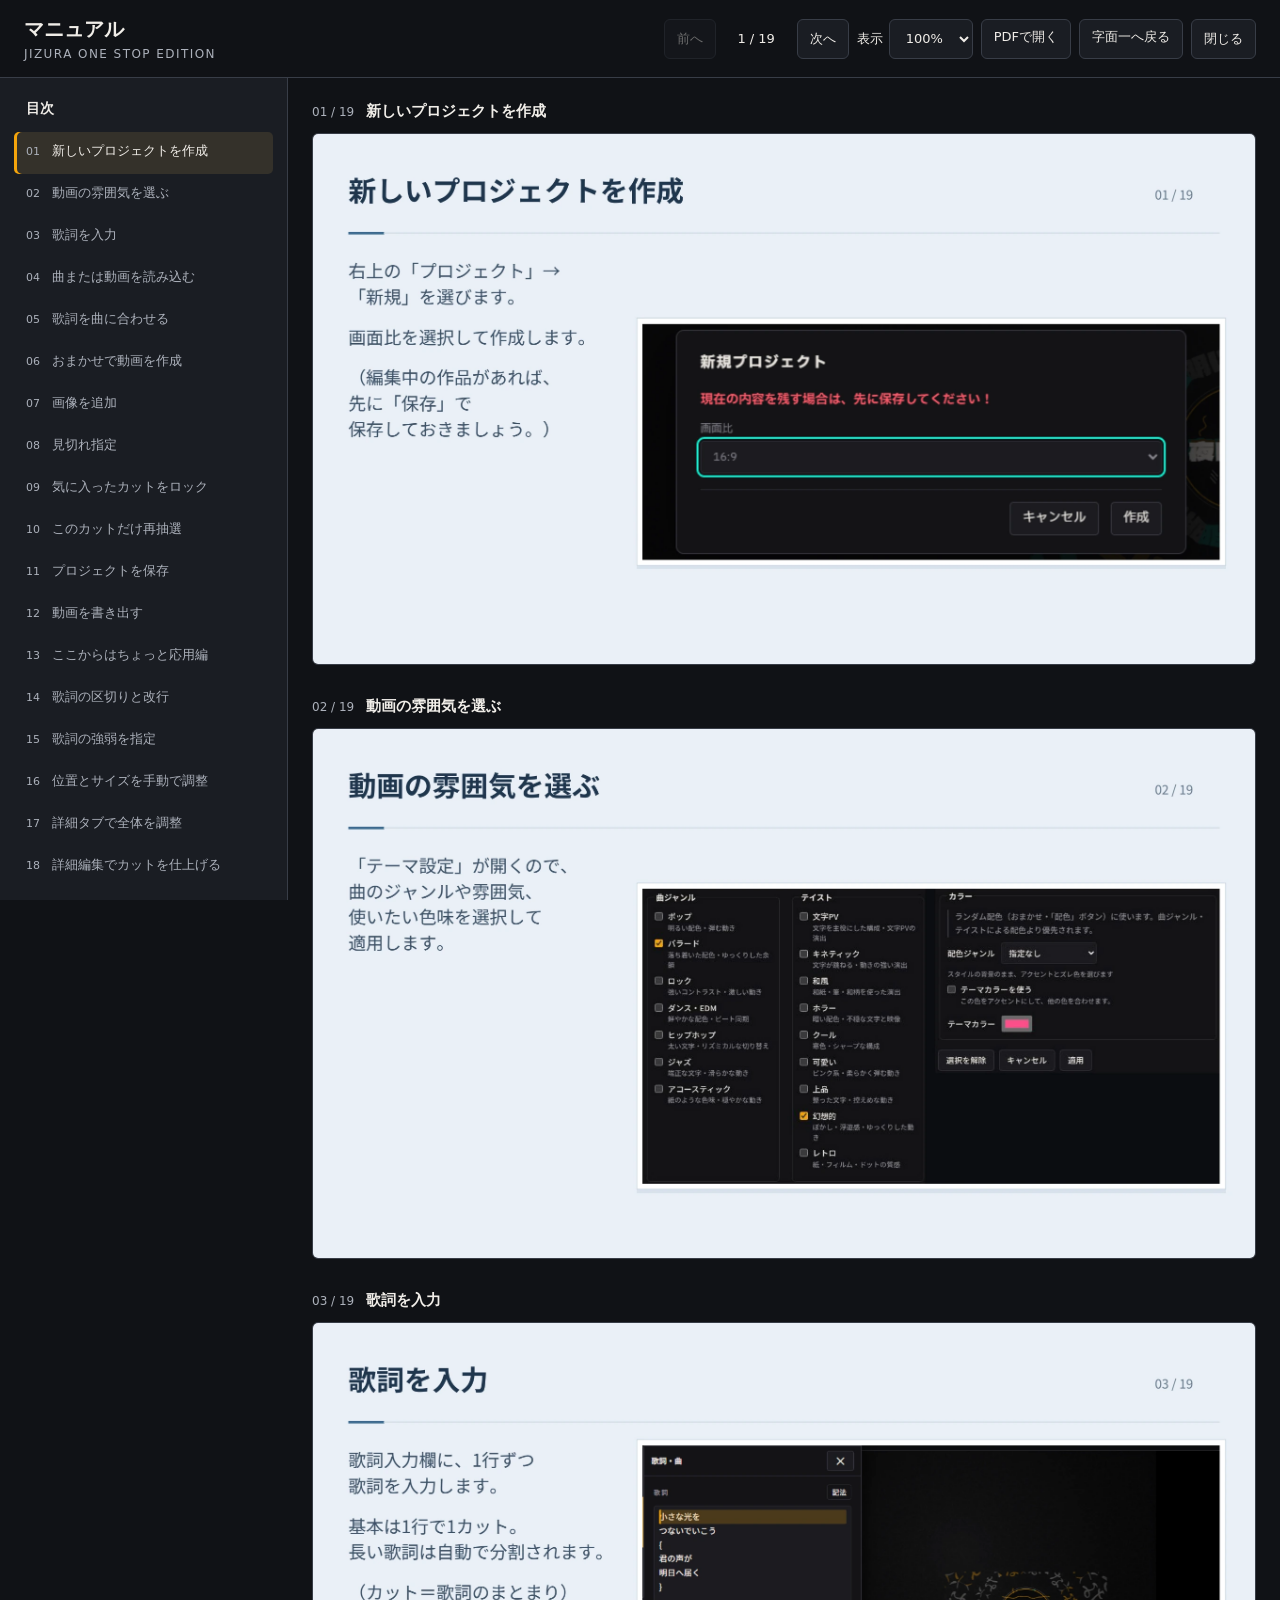
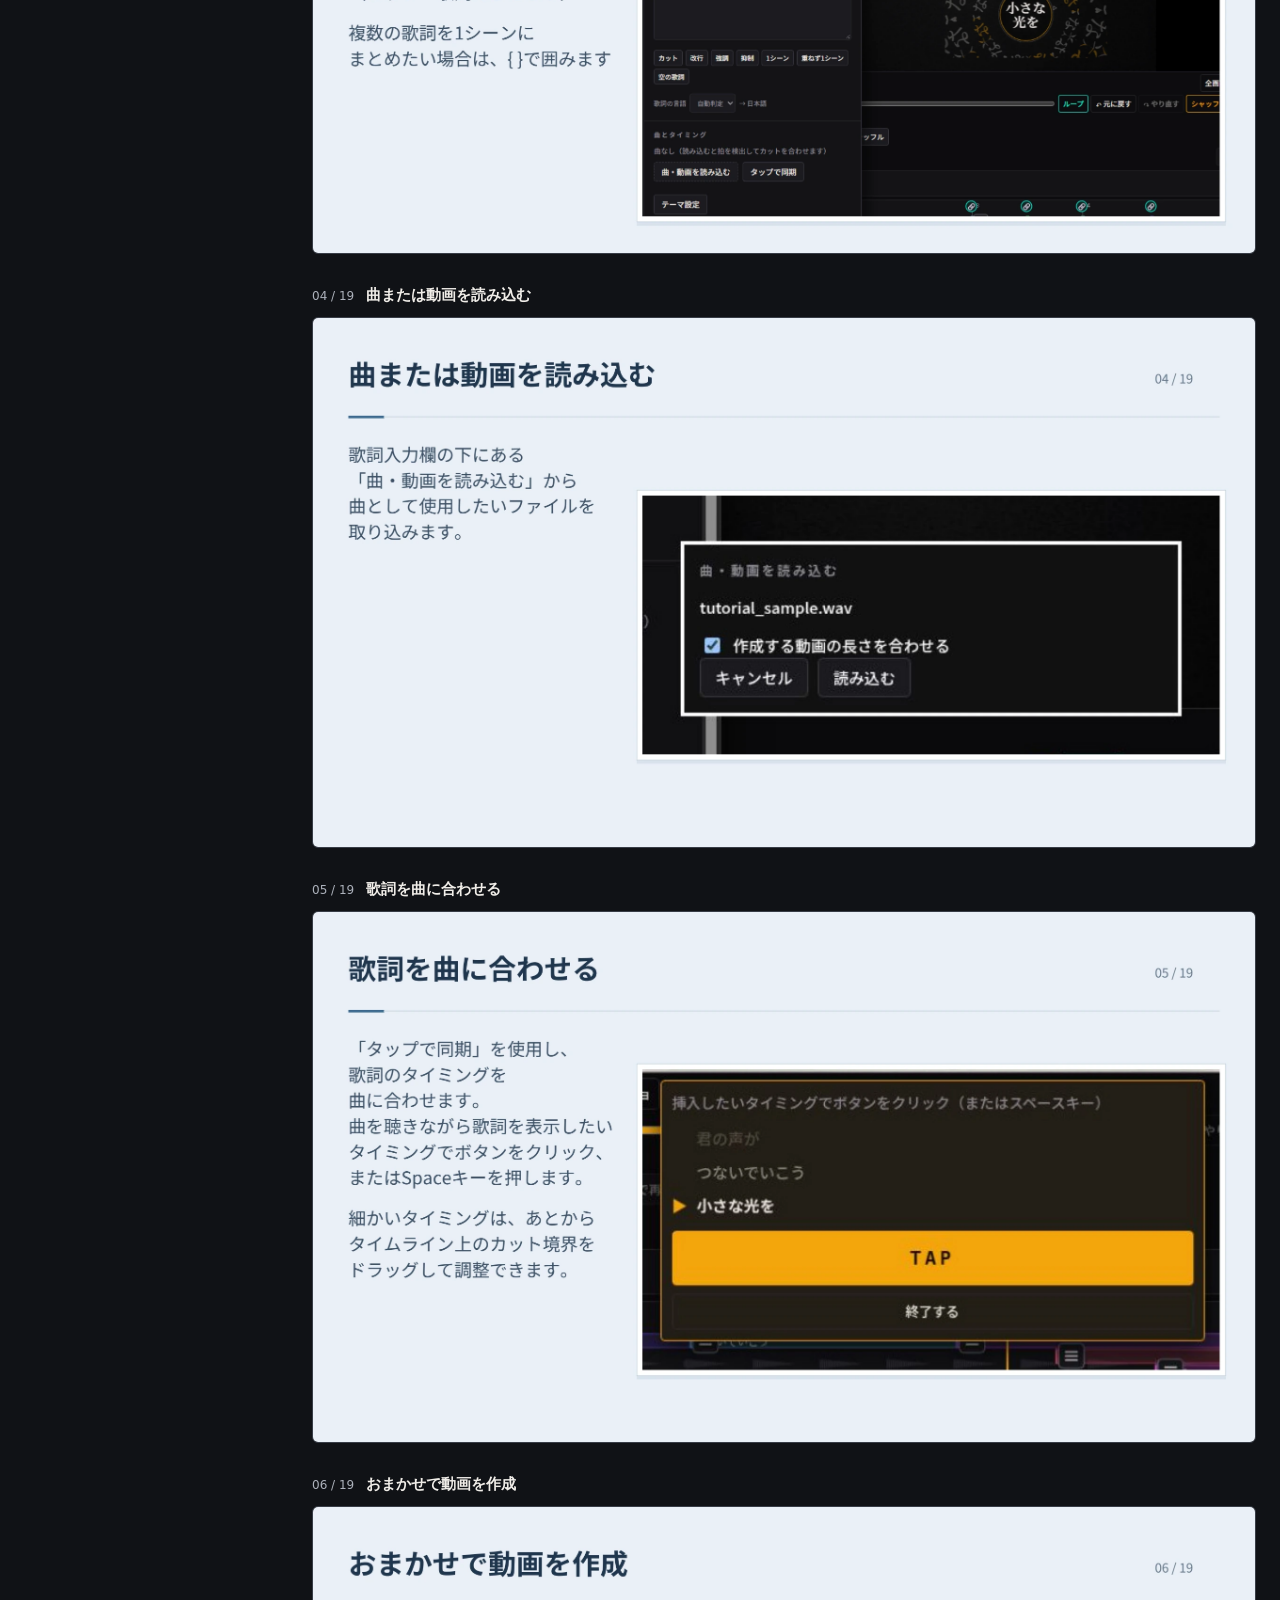
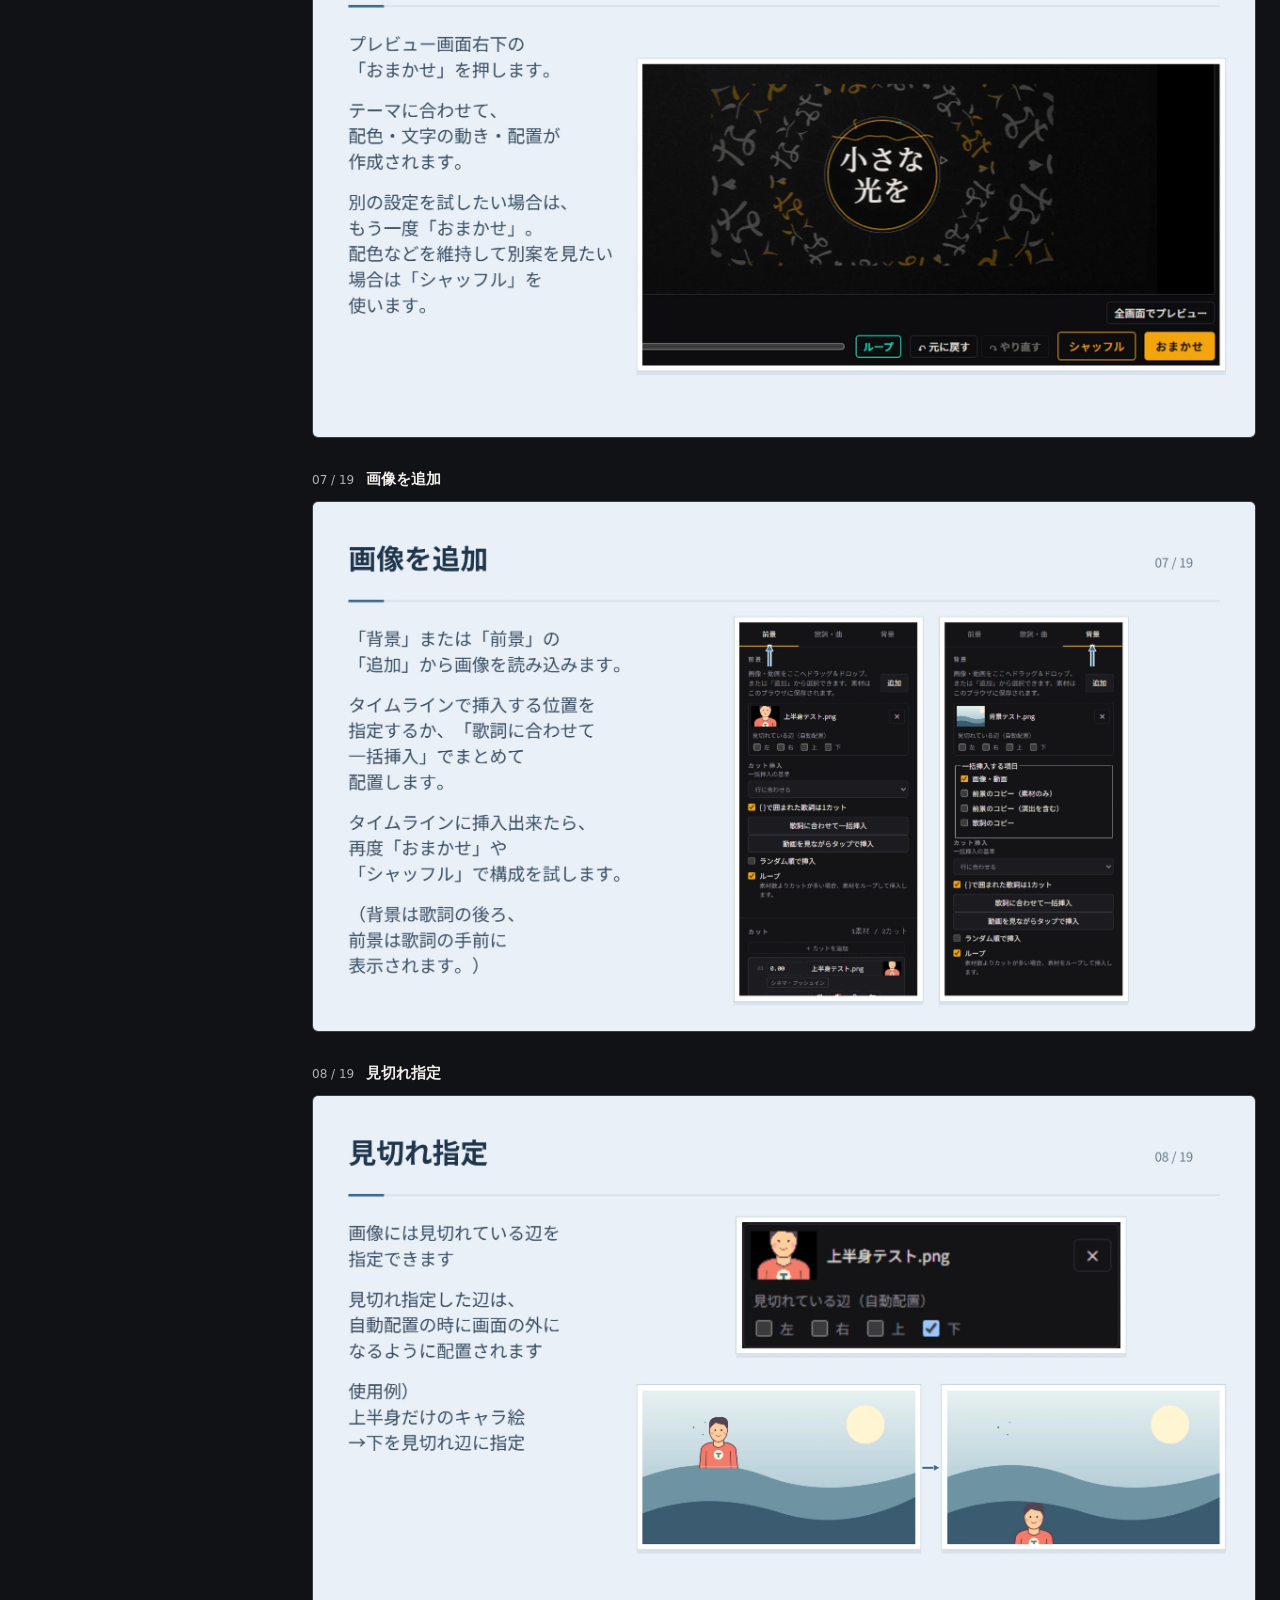
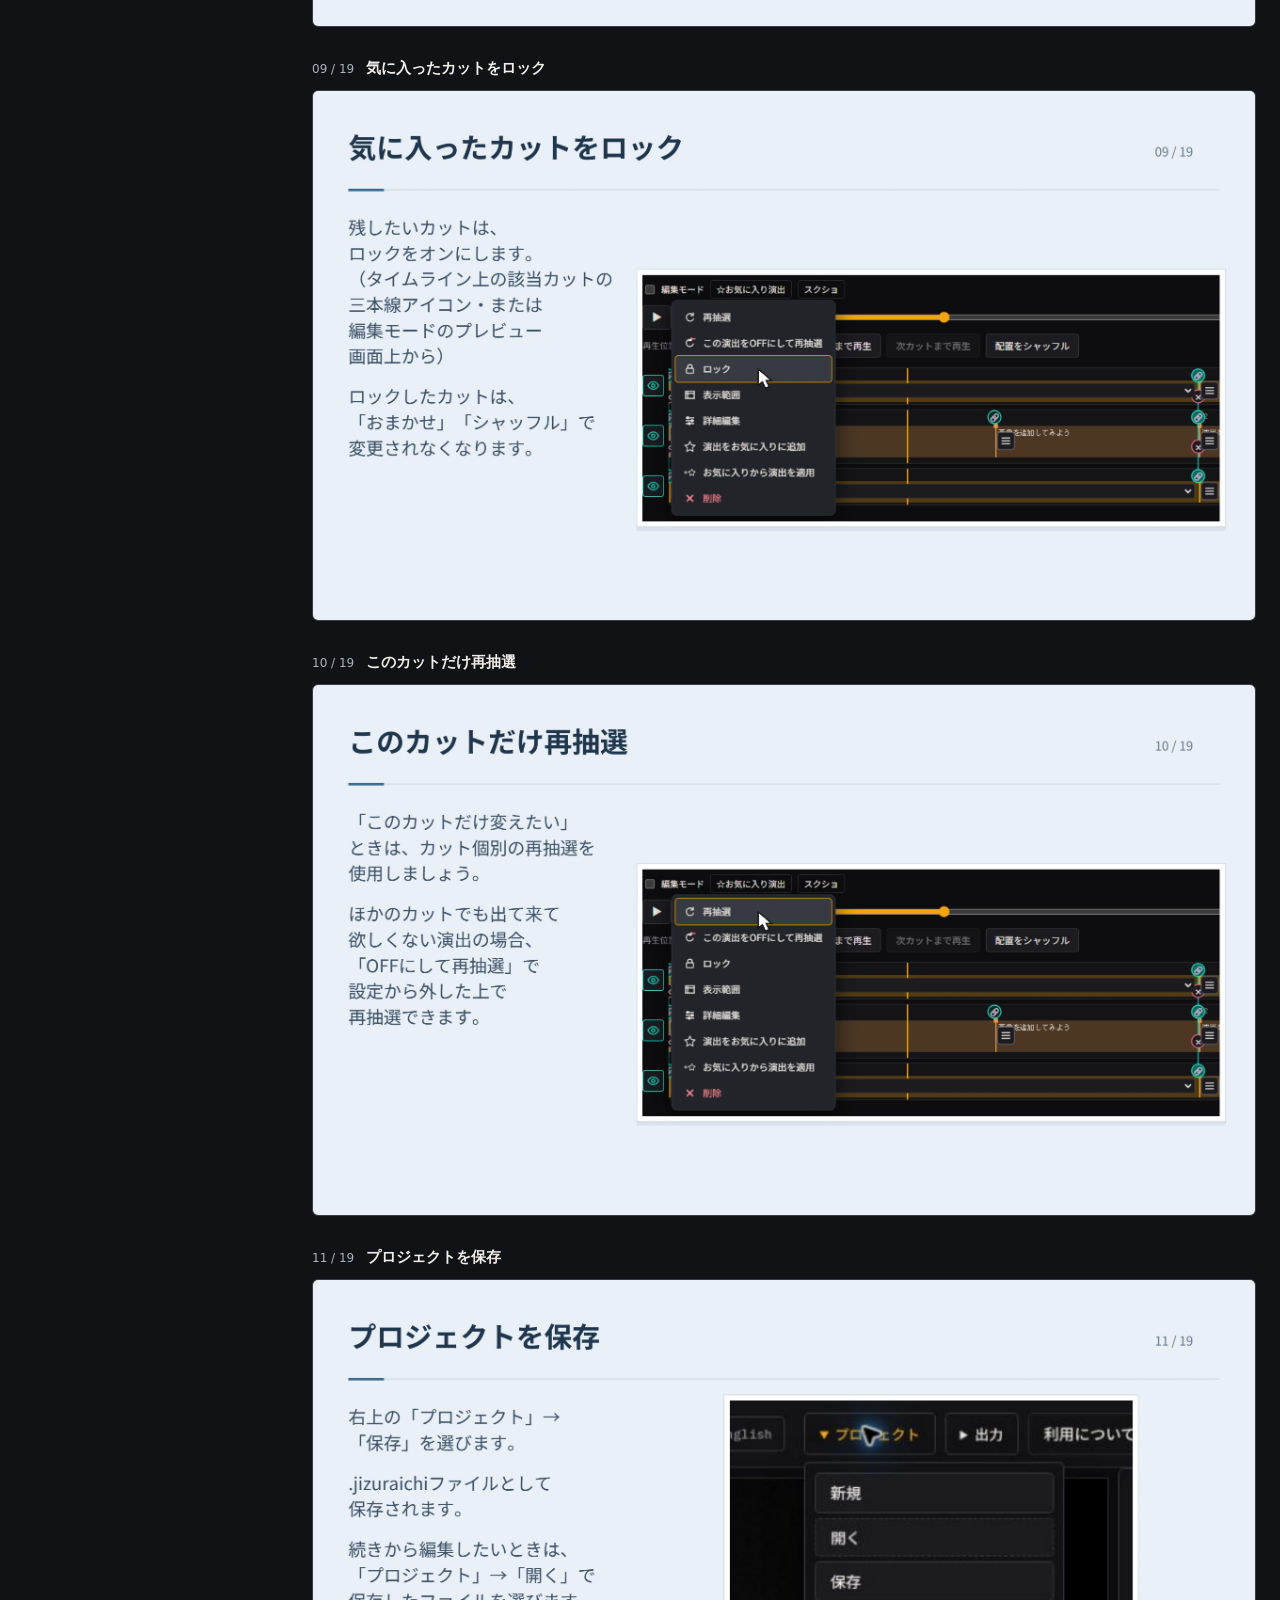
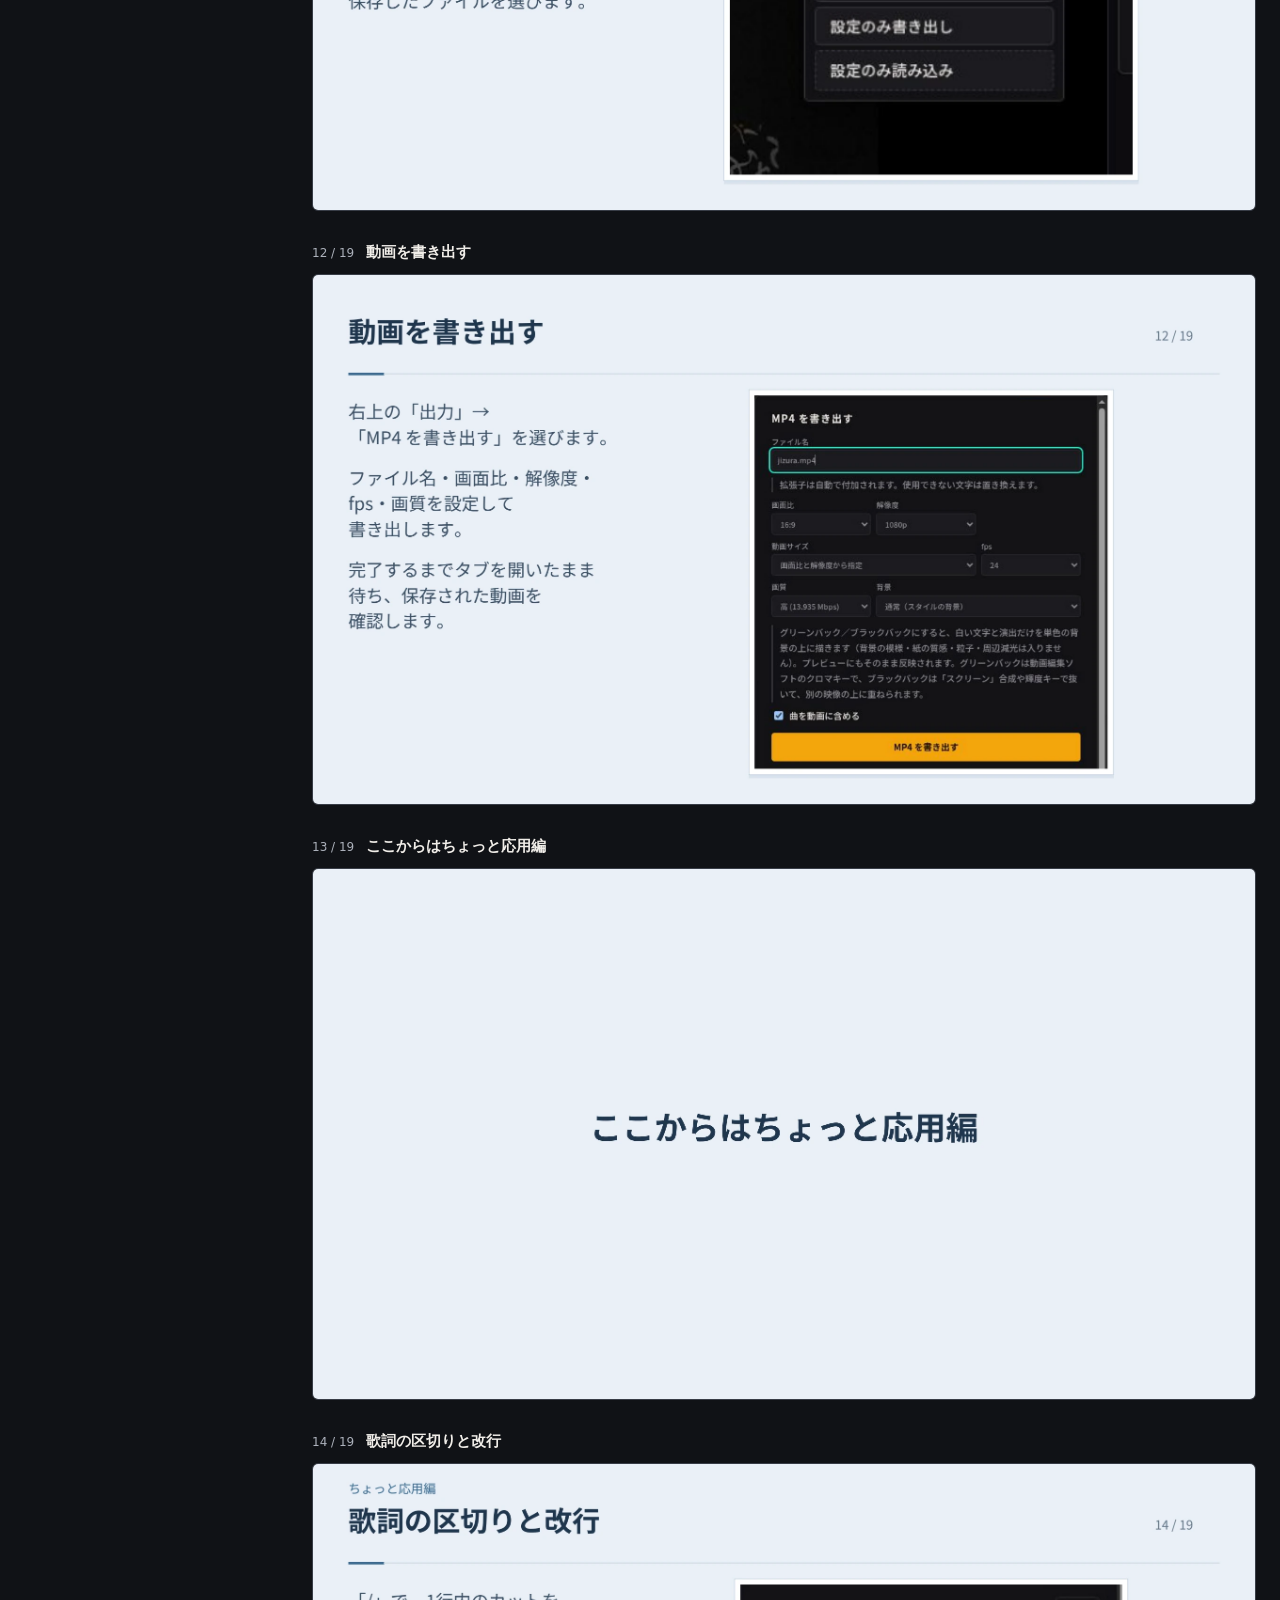
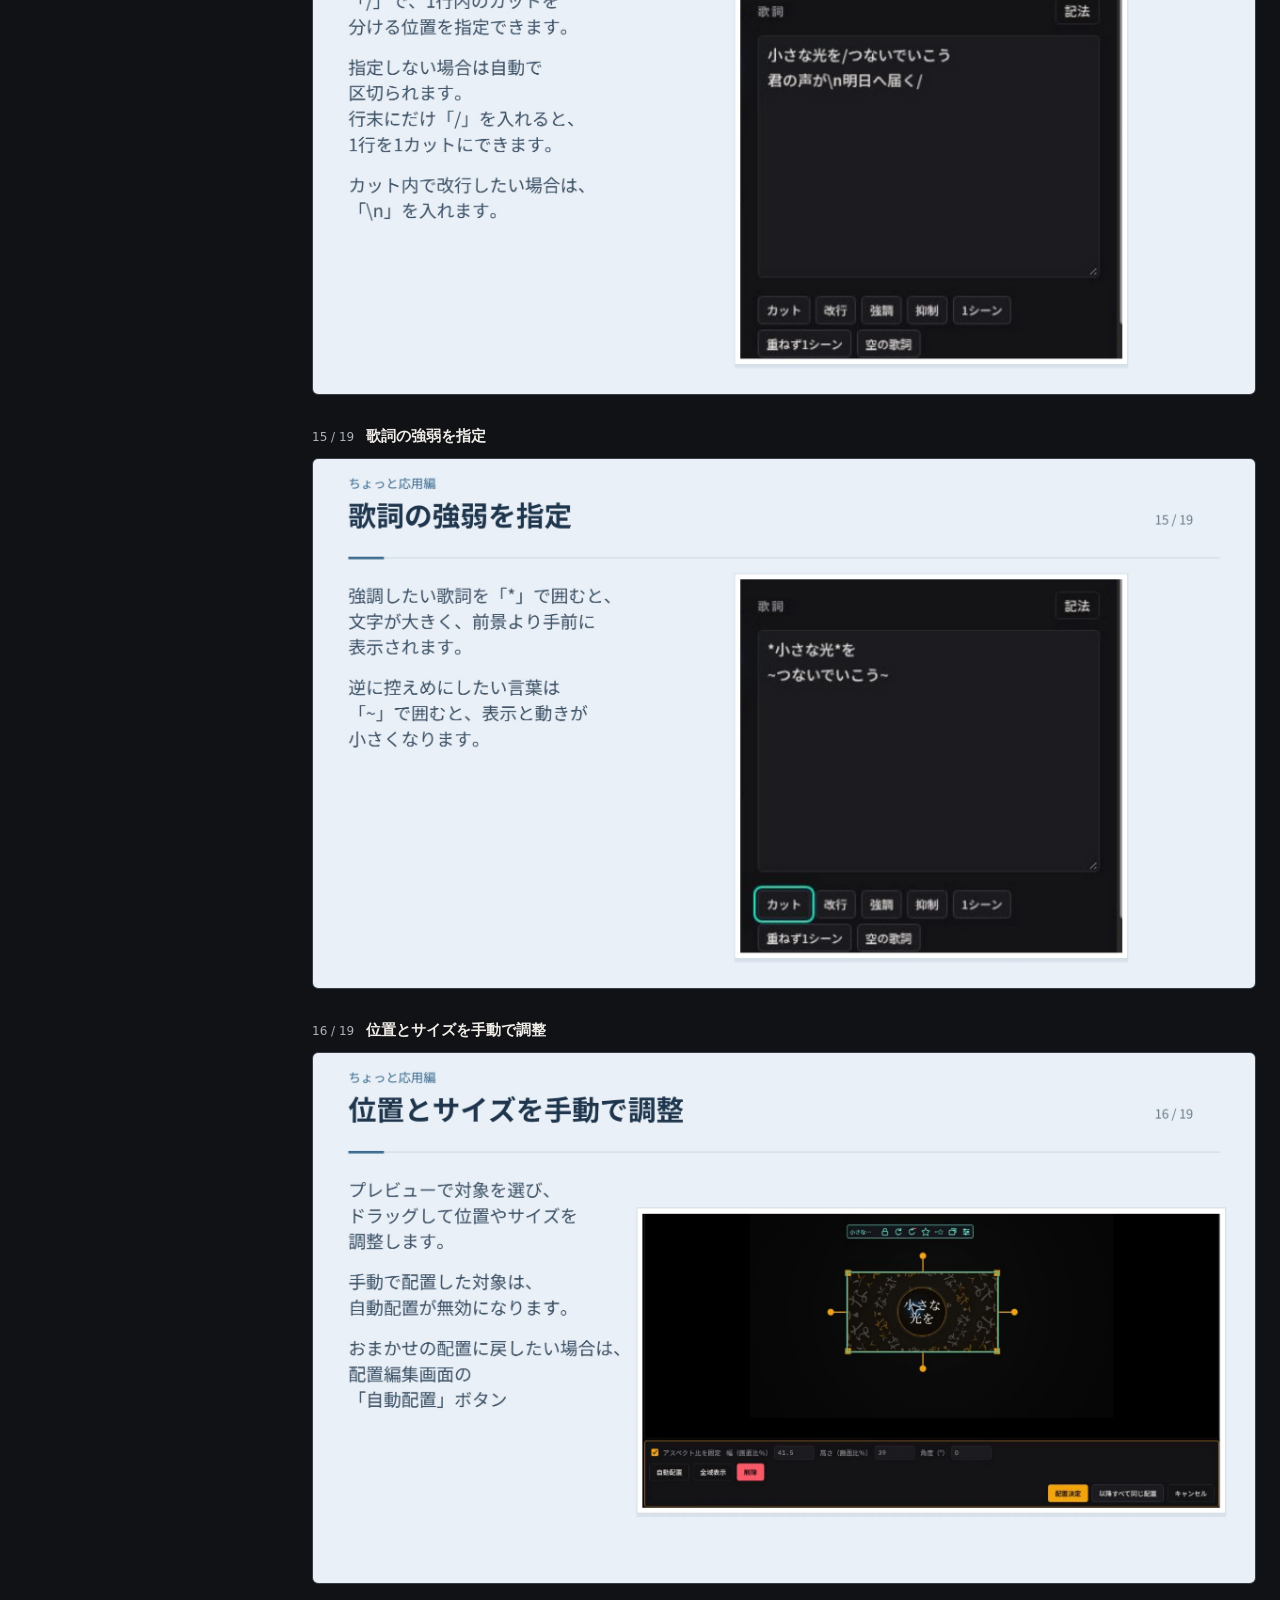
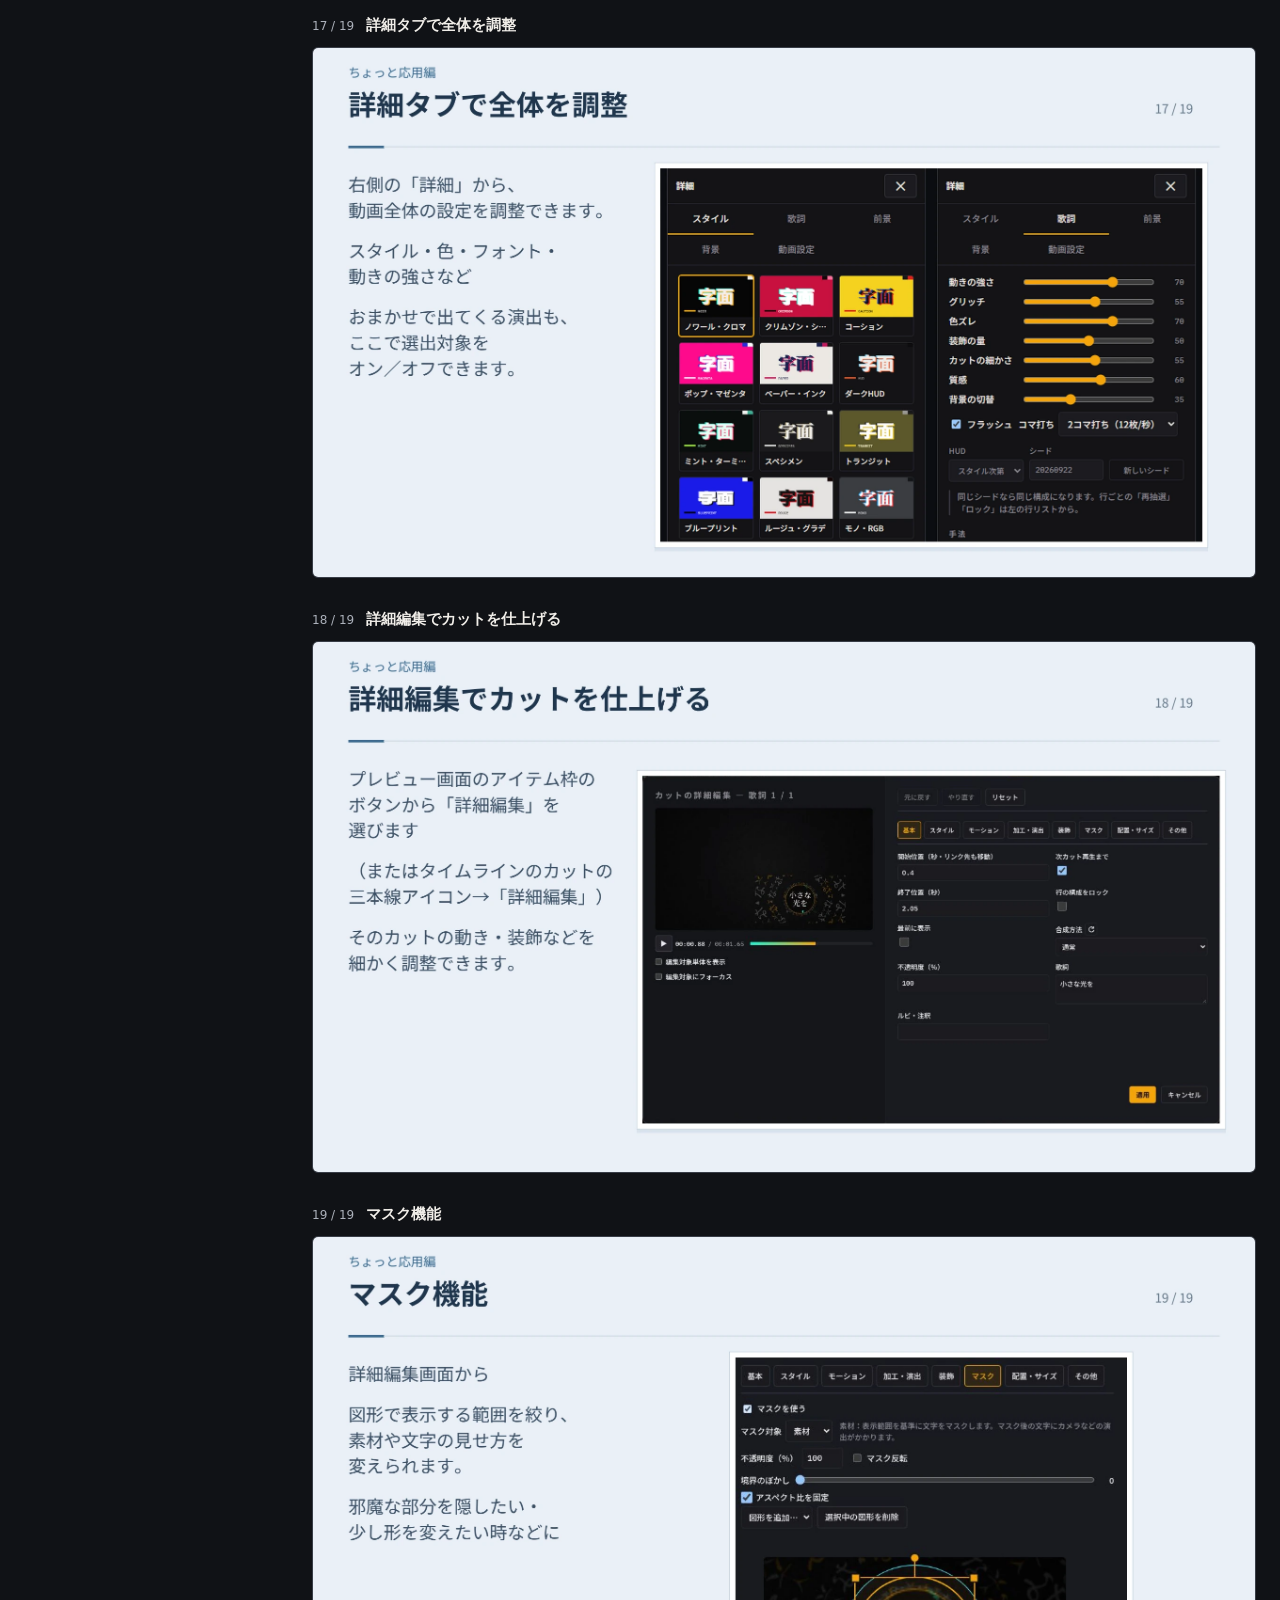
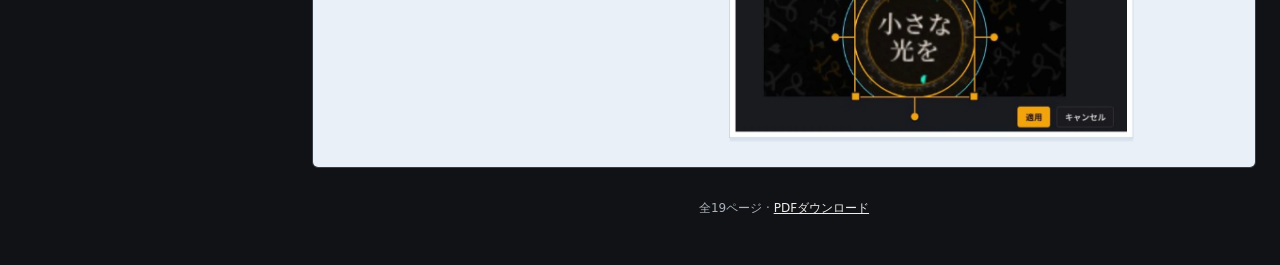
<file: manual/index.html>
<!doctype html>
<html lang="ja"><head><meta charset="utf-8"><meta name="viewport" content="width=device-width,initial-scale=1"><title>字面一 JIZURA — マニュアル</title><meta name="description" content="字面一の使い方。19ページのマニュアルを目次から読む。"><link rel="stylesheet" href="reader.css"><script src="reader.js" defer></script></head><body>
<a href="#manualPages" class="skip-link" data-copy="skip">本文へ移動</a>
<header class="reader-header"><div class="reader-brand"><h1 data-copy="manual">マニュアル</h1><p>JIZURA ONE STOP EDITION</p></div><div class="reader-actions">
<button id="tocToggle" aria-expanded="false" aria-controls="manualToc" aria-label="目次を開く" data-copy="contents">目次</button><div class="page-nav"><button id="previousPage" data-copy="previous">前へ</button><span id="pageCounter" class="page-counter" aria-live="polite">1 / 19</span><button id="nextPage" data-copy="next">次へ</button></div>
<label><span data-copy="zoom">表示</span><select id="pageZoom" aria-label="表示倍率"><option value="1">100%</option><option value="1.5">150%</option><option value="2">200%</option><option value="3">300%</option><option value="4">400%</option></select></label>
<a href="JIZURA-manual.pdf" target="_blank" rel="noopener" data-copy="pdf">PDFで開く</a><a id="editorLink" href="../index.html" data-copy="home">字面一へ戻る</a><button id="closeReader" data-copy="close">閉じる</button></div></header>
<div id="tocBackdrop" hidden></div><nav id="manualToc" class="reader-toc" aria-label="マニュアルの目次"><div class="toc-heading"><h2 data-copy="contents">目次</h2><button id="tocClose" data-copy="close">閉じる</button></div><ol><li><a href="#page-01"><span>01</span>新しいプロジェクトを作成</a></li>
<li><a href="#page-02"><span>02</span>動画の雰囲気を選ぶ</a></li>
<li><a href="#page-03"><span>03</span>歌詞を入力</a></li>
<li><a href="#page-04"><span>04</span>曲または動画を読み込む</a></li>
<li><a href="#page-05"><span>05</span>歌詞を曲に合わせる</a></li>
<li><a href="#page-06"><span>06</span>おまかせで動画を作成</a></li>
<li><a href="#page-07"><span>07</span>画像を追加</a></li>
<li><a href="#page-08"><span>08</span>見切れ指定</a></li>
<li><a href="#page-09"><span>09</span>気に入ったカットをロック</a></li>
<li><a href="#page-10"><span>10</span>このカットだけ再抽選</a></li>
<li><a href="#page-11"><span>11</span>プロジェクトを保存</a></li>
<li><a href="#page-12"><span>12</span>動画を書き出す</a></li>
<li><a href="#page-13"><span>13</span>ここからはちょっと応用編</a></li>
<li><a href="#page-14"><span>14</span>歌詞の区切りと改行</a></li>
<li><a href="#page-15"><span>15</span>歌詞の強弱を指定</a></li>
<li><a href="#page-16"><span>16</span>位置とサイズを手動で調整</a></li>
<li><a href="#page-17"><span>17</span>詳細タブで全体を調整</a></li>
<li><a href="#page-18"><span>18</span>詳細編集でカットを仕上げる</a></li>
<li><a href="#page-19"><span>19</span>マスク機能</a></li></ol></nav>
<main id="manualPages" class="reader-pages" aria-label="マニュアルのページ"><p id="closeHint" hidden data-copy="hint">このタブを閉じると編集画面に戻れます。</p><figure lang="ja" class="manual-page" id="page-01" tabindex="-1" aria-labelledby="title-1"><figcaption id="title-1"><span>01 / 19</span>新しいプロジェクトを作成</figcaption><img src="pages/01.webp" width="2001" height="1125"  decoding="async" alt="マニュアル 1ページ：新しいプロジェクトを作成"><p class="sr-only">新しいプロジェクトを作成
01 / 19
右上の「プロジェクト」→
「新規」を選びます。
画面比を選択して作成します。
（編集中の作品があれば、
先に「保存」で
保存しておきましょう。）
</p></figure>
<figure lang="ja" class="manual-page" id="page-02" tabindex="-1" aria-labelledby="title-2"><figcaption id="title-2"><span>02 / 19</span>動画の雰囲気を選ぶ</figcaption><img src="pages/02.webp" width="2001" height="1125"  decoding="async" alt="マニュアル 2ページ：動画の雰囲気を選ぶ"><p class="sr-only">動画の雰囲気を選ぶ
02 / 19
「テーマ設定」が開くので、
曲のジャンルや雰囲気、
使いたい色味を選択して
適用します。
</p></figure>
<figure lang="ja" class="manual-page" id="page-03" tabindex="-1" aria-labelledby="title-3"><figcaption id="title-3"><span>03 / 19</span>歌詞を入力</figcaption><img src="pages/03.webp" width="2001" height="1125" loading="lazy" decoding="async" alt="マニュアル 3ページ：歌詞を入力"><p class="sr-only">歌詞を入力
03 / 19
歌詞入力欄に、1行ずつ
歌詞を入力します。
基本は1行で1カット。
長い歌詞は自動で分割されます。
（カット＝歌詞のまとまり）
複数の歌詞を1シーンに
まとめたい場合は、{ }で囲みます
</p></figure>
<figure lang="ja" class="manual-page" id="page-04" tabindex="-1" aria-labelledby="title-4"><figcaption id="title-4"><span>04 / 19</span>曲または動画を読み込む</figcaption><img src="pages/04.webp" width="2001" height="1125" loading="lazy" decoding="async" alt="マニュアル 4ページ：曲または動画を読み込む"><p class="sr-only">曲または動画を読み込む
04 / 19
歌詞入力欄の下にある
「曲・動画を読み込む」から
曲として使用したいファイルを
取り込みます。
</p></figure>
<figure lang="ja" class="manual-page" id="page-05" tabindex="-1" aria-labelledby="title-5"><figcaption id="title-5"><span>05 / 19</span>歌詞を曲に合わせる</figcaption><img src="pages/05.webp" width="2001" height="1125" loading="lazy" decoding="async" alt="マニュアル 5ページ：歌詞を曲に合わせる"><p class="sr-only">歌詞を曲に合わせる
05 / 19
「タップで同期」を使用し、
歌詞のタイミングを
曲に合わせます。
曲を聴きながら歌詞を表示したい
タイミングでボタンをクリック、
またはSpaceキーを押します。
細かいタイミングは、あとから
タイムライン上のカット境界を
ドラッグして調整できます。
</p></figure>
<figure lang="ja" class="manual-page" id="page-06" tabindex="-1" aria-labelledby="title-6"><figcaption id="title-6"><span>06 / 19</span>おまかせで動画を作成</figcaption><img src="pages/06.webp" width="2001" height="1125" loading="lazy" decoding="async" alt="マニュアル 6ページ：おまかせで動画を作成"><p class="sr-only">おまかせで動画を作成
06 / 19
プレビュー画面右下の
「おまかせ」を押します。
テーマに合わせて、
配色・文字の動き・配置が
作成されます。
別の設定を試したい場合は、
もう一度「おまかせ」。
配色などを維持して別案を見たい
場合は「シャッフル」を
使います。
</p></figure>
<figure lang="ja" class="manual-page" id="page-07" tabindex="-1" aria-labelledby="title-7"><figcaption id="title-7"><span>07 / 19</span>画像を追加</figcaption><img src="pages/07.webp" width="2001" height="1125" loading="lazy" decoding="async" alt="マニュアル 7ページ：画像を追加"><p class="sr-only">画像を追加
07 / 19
「背景」または「前景」の
「追加」から画像を読み込みます。
タイムラインで挿入する位置を
指定するか、「歌詞に合わせて
一括挿入」でまとめて
配置します。
タイムラインに挿入出来たら、
再度「おまかせ」や
「シャッフル」で構成を試します。
（背景は歌詞の後ろ、
前景は歌詞の手前に
表示されます。）
</p></figure>
<figure lang="ja" class="manual-page" id="page-08" tabindex="-1" aria-labelledby="title-8"><figcaption id="title-8"><span>08 / 19</span>見切れ指定</figcaption><img src="pages/08.webp" width="2001" height="1125" loading="lazy" decoding="async" alt="マニュアル 8ページ：見切れ指定"><p class="sr-only">見切れ指定
08 / 19
画像には見切れている辺を
指定できます
見切れ指定した辺は、
自動配置の時に画面の外に
なるように配置されます
使用例）
上半身だけのキャラ絵
→下を見切れ辺に指定
</p></figure>
<figure lang="ja" class="manual-page" id="page-09" tabindex="-1" aria-labelledby="title-9"><figcaption id="title-9"><span>09 / 19</span>気に入ったカットをロック</figcaption><img src="pages/09.webp" width="2001" height="1125" loading="lazy" decoding="async" alt="マニュアル 9ページ：気に入ったカットをロック"><p class="sr-only">気に入ったカットをロック
09 / 19
残したいカットは、
ロックをオンにします。
（タイムライン上の該当カットの
三本線アイコン・または
編集モードのプレビュー
画面上から）
ロックしたカットは、
「おまかせ」「シャッフル」で
変更されなくなります。
</p></figure>
<figure lang="ja" class="manual-page" id="page-10" tabindex="-1" aria-labelledby="title-10"><figcaption id="title-10"><span>10 / 19</span>このカットだけ再抽選</figcaption><img src="pages/10.webp" width="2001" height="1125" loading="lazy" decoding="async" alt="マニュアル 10ページ：このカットだけ再抽選"><p class="sr-only">このカットだけ再抽選
10 / 19
「このカットだけ変えたい」
ときは、カット個別の再抽選を
使用しましょう。
ほかのカットでも出て来て
欲しくない演出の場合、
「OFFにして再抽選」で
設定から外した上で
再抽選できます。
</p></figure>
<figure lang="ja" class="manual-page" id="page-11" tabindex="-1" aria-labelledby="title-11"><figcaption id="title-11"><span>11 / 19</span>プロジェクトを保存</figcaption><img src="pages/11.webp" width="2001" height="1125" loading="lazy" decoding="async" alt="マニュアル 11ページ：プロジェクトを保存"><p class="sr-only">プロジェクトを保存
11 / 19
右上の「プロジェクト」→
「保存」を選びます。
.jizuraichiファイルとして
保存されます。
続きから編集したいときは、
「プロジェクト」→「開く」で
保存したファイルを選びます。
</p></figure>
<figure lang="ja" class="manual-page" id="page-12" tabindex="-1" aria-labelledby="title-12"><figcaption id="title-12"><span>12 / 19</span>動画を書き出す</figcaption><img src="pages/12.webp" width="2001" height="1125" loading="lazy" decoding="async" alt="マニュアル 12ページ：動画を書き出す"><p class="sr-only">動画を書き出す
12 / 19
右上の「出力」→
「MP4 を書き出す」を選びます。
ファイル名・画面比・解像度・
fps・画質を設定して
書き出します。
完了するまでタブを開いたまま
待ち、保存された動画を
確認します。
</p></figure>
<figure lang="ja" class="manual-page" id="page-13" tabindex="-1" aria-labelledby="title-13"><figcaption id="title-13"><span>13 / 19</span>ここからはちょっと応用編</figcaption><img src="pages/13.webp" width="2001" height="1125" loading="lazy" decoding="async" alt="マニュアル 13ページ：ここからはちょっと応用編"><p class="sr-only">ここからはちょっと応用編
</p></figure>
<figure lang="ja" class="manual-page" id="page-14" tabindex="-1" aria-labelledby="title-14"><figcaption id="title-14"><span>14 / 19</span>歌詞の区切りと改行</figcaption><img src="pages/14.webp" width="2001" height="1125" loading="lazy" decoding="async" alt="マニュアル 14ページ：歌詞の区切りと改行"><p class="sr-only">ちょっと応用編
歌詞の区切りと改行
14 / 19
「/」で、1行内のカットを
分ける位置を指定できます。
指定しない場合は自動で
区切られます。
行末にだけ「/」を入れると、
1行を1カットにできます。
カット内で改行したい場合は、
「\n」を入れます。
</p></figure>
<figure lang="ja" class="manual-page" id="page-15" tabindex="-1" aria-labelledby="title-15"><figcaption id="title-15"><span>15 / 19</span>歌詞の強弱を指定</figcaption><img src="pages/15.webp" width="2001" height="1125" loading="lazy" decoding="async" alt="マニュアル 15ページ：歌詞の強弱を指定"><p class="sr-only">ちょっと応用編
歌詞の強弱を指定
15 / 19
強調したい歌詞を「*」で囲むと、
文字が大きく、前景より手前に
表示されます。
逆に控えめにしたい言葉は
「~」で囲むと、表示と動きが
小さくなります。
</p></figure>
<figure lang="ja" class="manual-page" id="page-16" tabindex="-1" aria-labelledby="title-16"><figcaption id="title-16"><span>16 / 19</span>位置とサイズを手動で調整</figcaption><img src="pages/16.webp" width="2001" height="1125" loading="lazy" decoding="async" alt="マニュアル 16ページ：位置とサイズを手動で調整"><p class="sr-only">ちょっと応用編
位置とサイズを手動で調整
16 / 19
プレビューで対象を選び、
ドラッグして位置やサイズを
調整します。
手動で配置した対象は、
自動配置が無効になります。
おまかせの配置に戻したい場合は、
配置編集画面の
「自動配置」ボタン
</p></figure>
<figure lang="ja" class="manual-page" id="page-17" tabindex="-1" aria-labelledby="title-17"><figcaption id="title-17"><span>17 / 19</span>詳細タブで全体を調整</figcaption><img src="pages/17.webp" width="2001" height="1125" loading="lazy" decoding="async" alt="マニュアル 17ページ：詳細タブで全体を調整"><p class="sr-only">ちょっと応用編
詳細タブで全体を調整
17 / 19
右側の「詳細」から、
動画全体の設定を調整できます。
スタイル・色・フォント・
動きの強さなど
おまかせで出てくる演出も、
ここで選出対象を
オン／オフできます。
</p></figure>
<figure lang="ja" class="manual-page" id="page-18" tabindex="-1" aria-labelledby="title-18"><figcaption id="title-18"><span>18 / 19</span>詳細編集でカットを仕上げる</figcaption><img src="pages/18.webp" width="2001" height="1125" loading="lazy" decoding="async" alt="マニュアル 18ページ：詳細編集でカットを仕上げる"><p class="sr-only">ちょっと応用編
詳細編集でカットを仕上げる
18 / 19
プレビュー画面のアイテム枠の
ボタンから「詳細編集」を
選びます
（またはタイムラインのカットの
三本線アイコン→「詳細編集」）
そのカットの動き・装飾などを
細かく調整できます。
</p></figure>
<figure lang="ja" class="manual-page" id="page-19" tabindex="-1" aria-labelledby="title-19"><figcaption id="title-19"><span>19 / 19</span>マスク機能</figcaption><img src="pages/19.webp" width="2001" height="1125" loading="lazy" decoding="async" alt="マニュアル 19ページ：マスク機能"><p class="sr-only">ちょっと応用編
マスク機能
19 / 19
詳細編集画面から
図形で表示する範囲を絞り、
素材や文字の見せ方を
変えられます。
邪魔な部分を隠したい・
少し形を変えたい時などに
</p></figure><footer class="reader-footer"><span data-copy="footer">全19ページ</span> · <a href="JIZURA-manual.pdf" download data-copy="download">PDFダウンロード</a></footer></main>
</body></html>
</file>
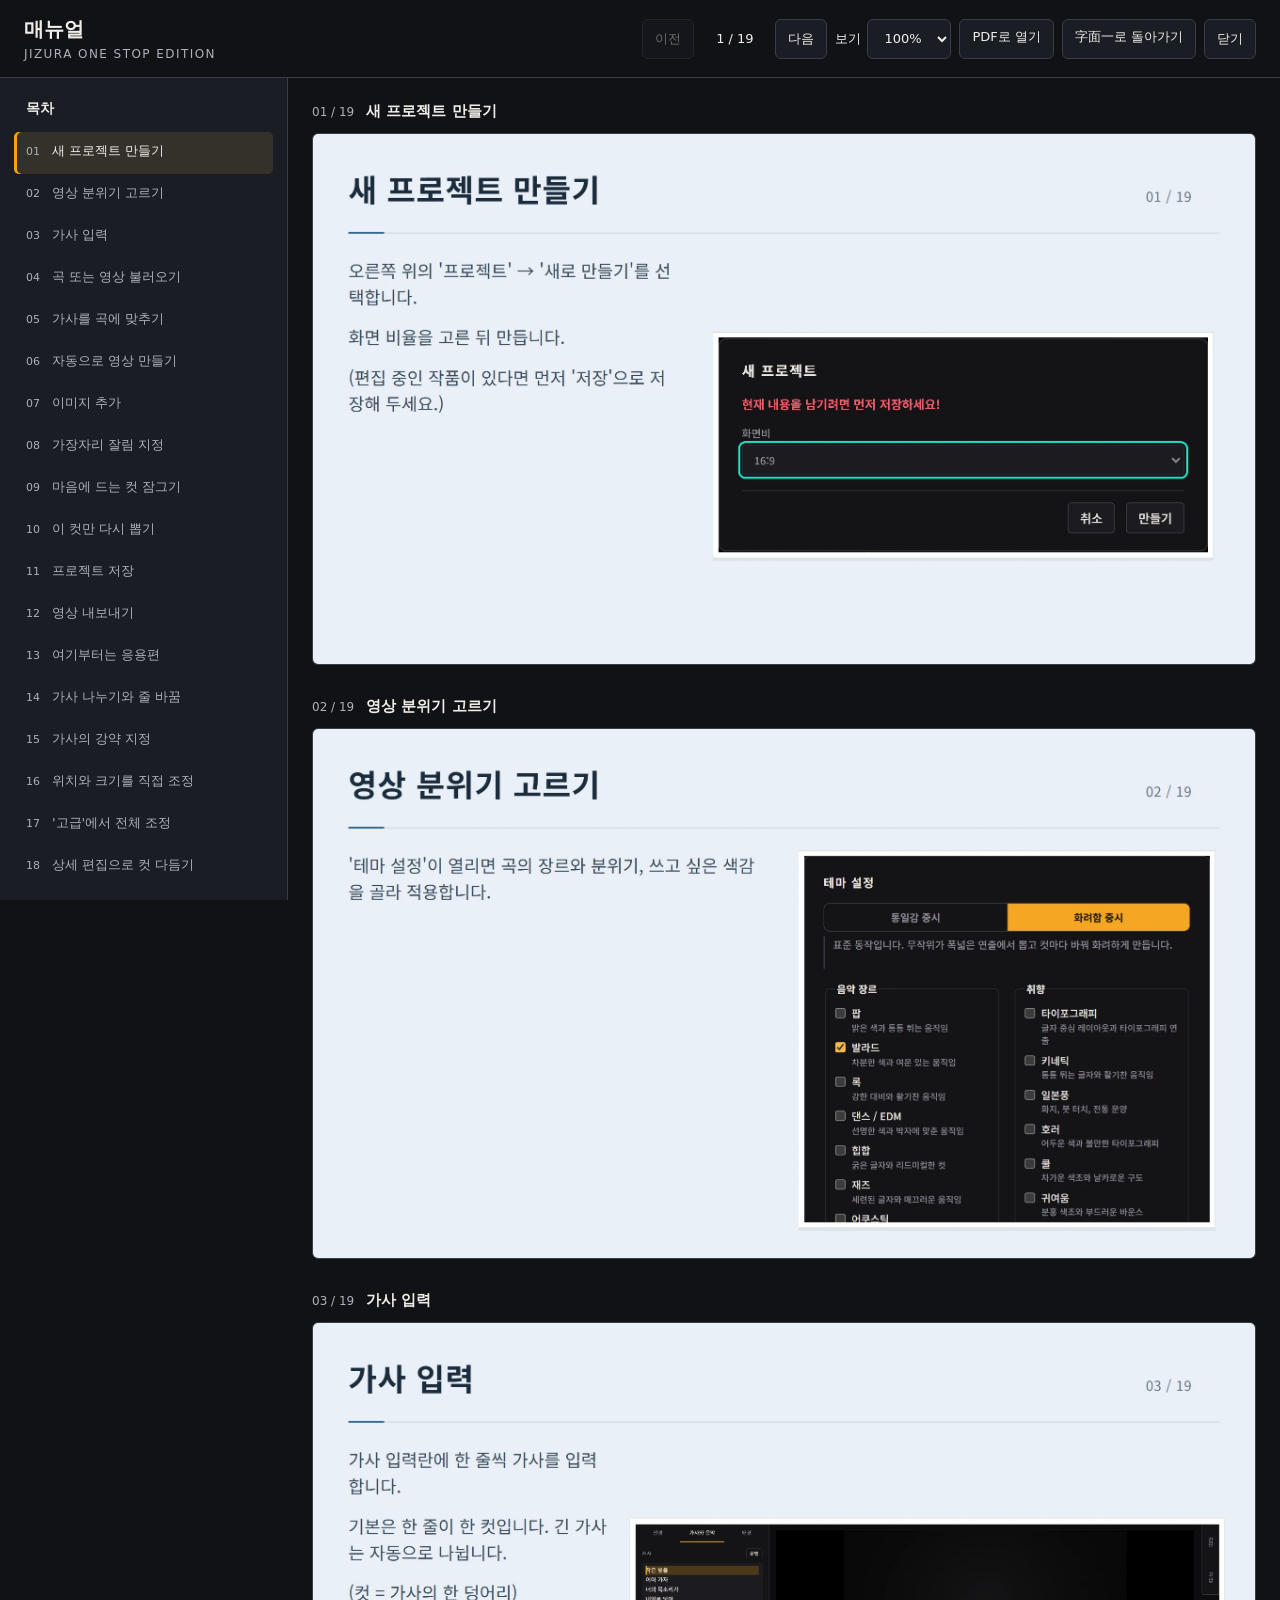
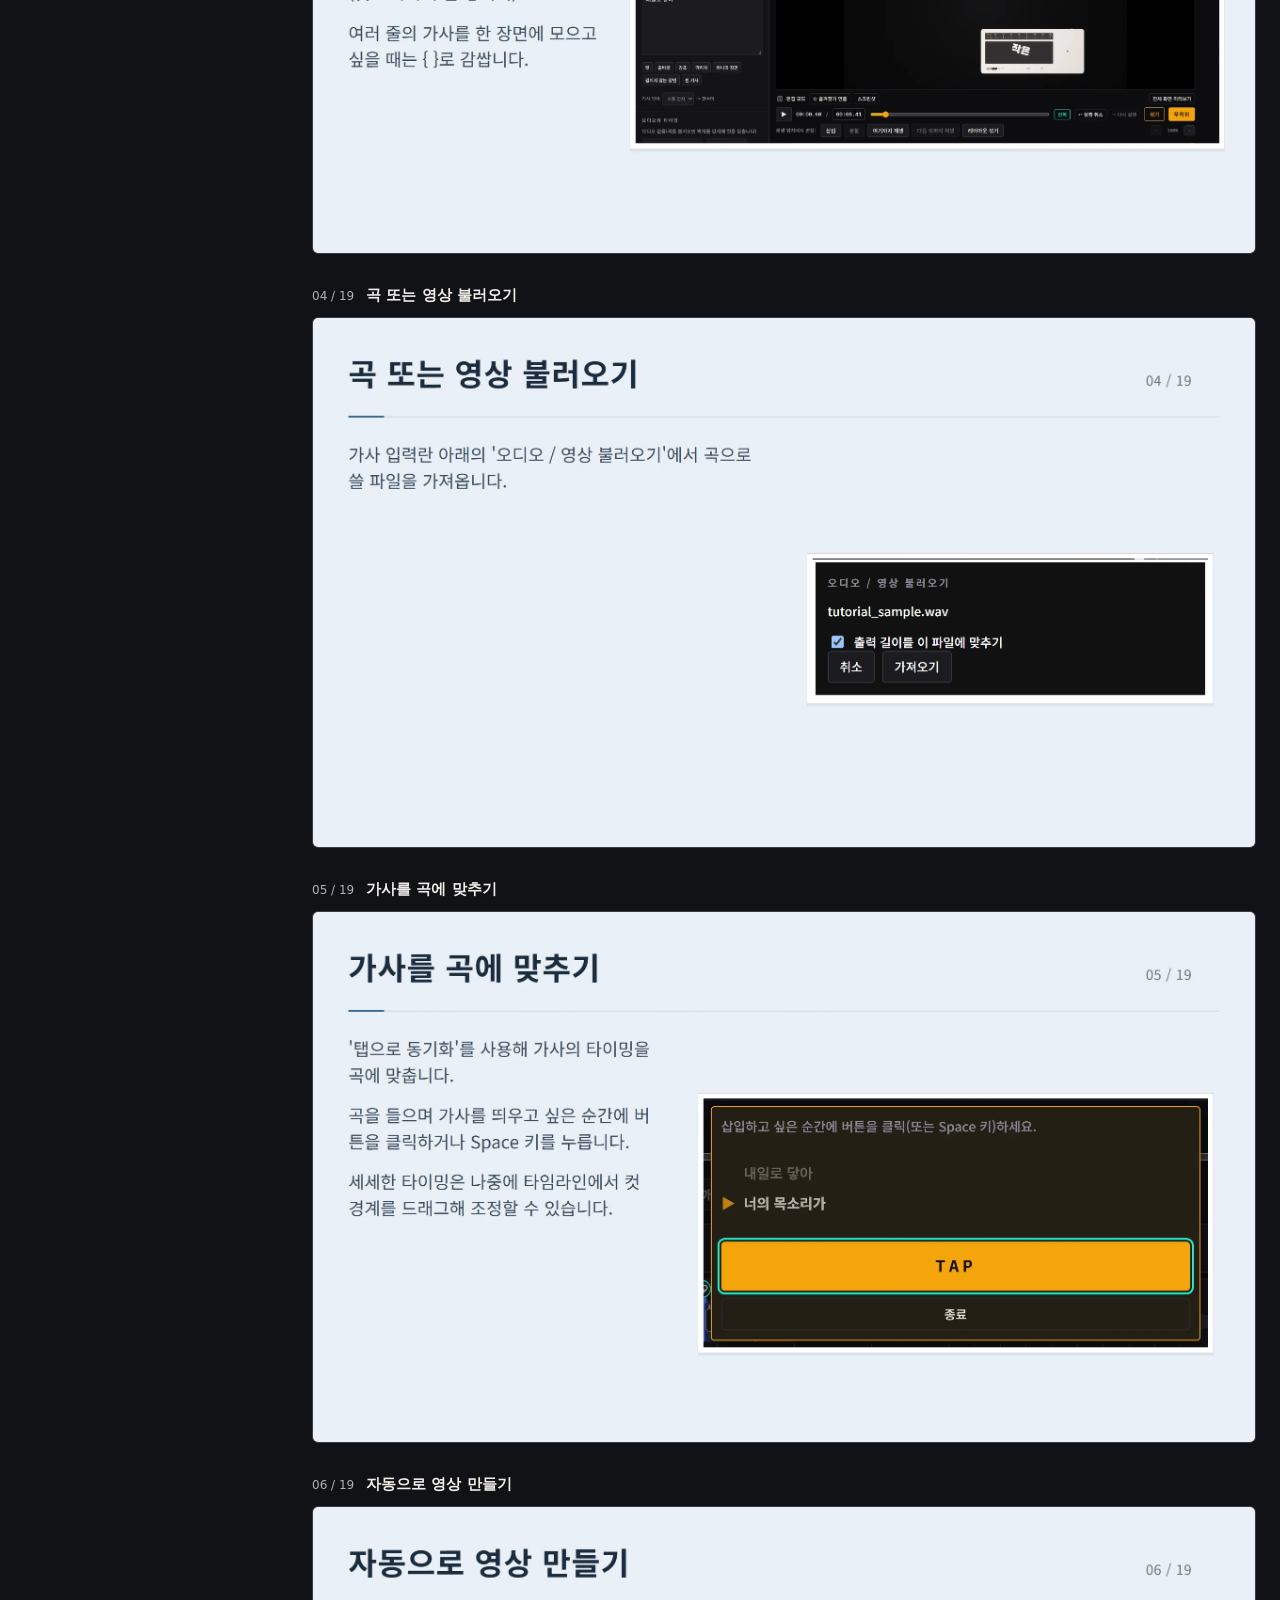
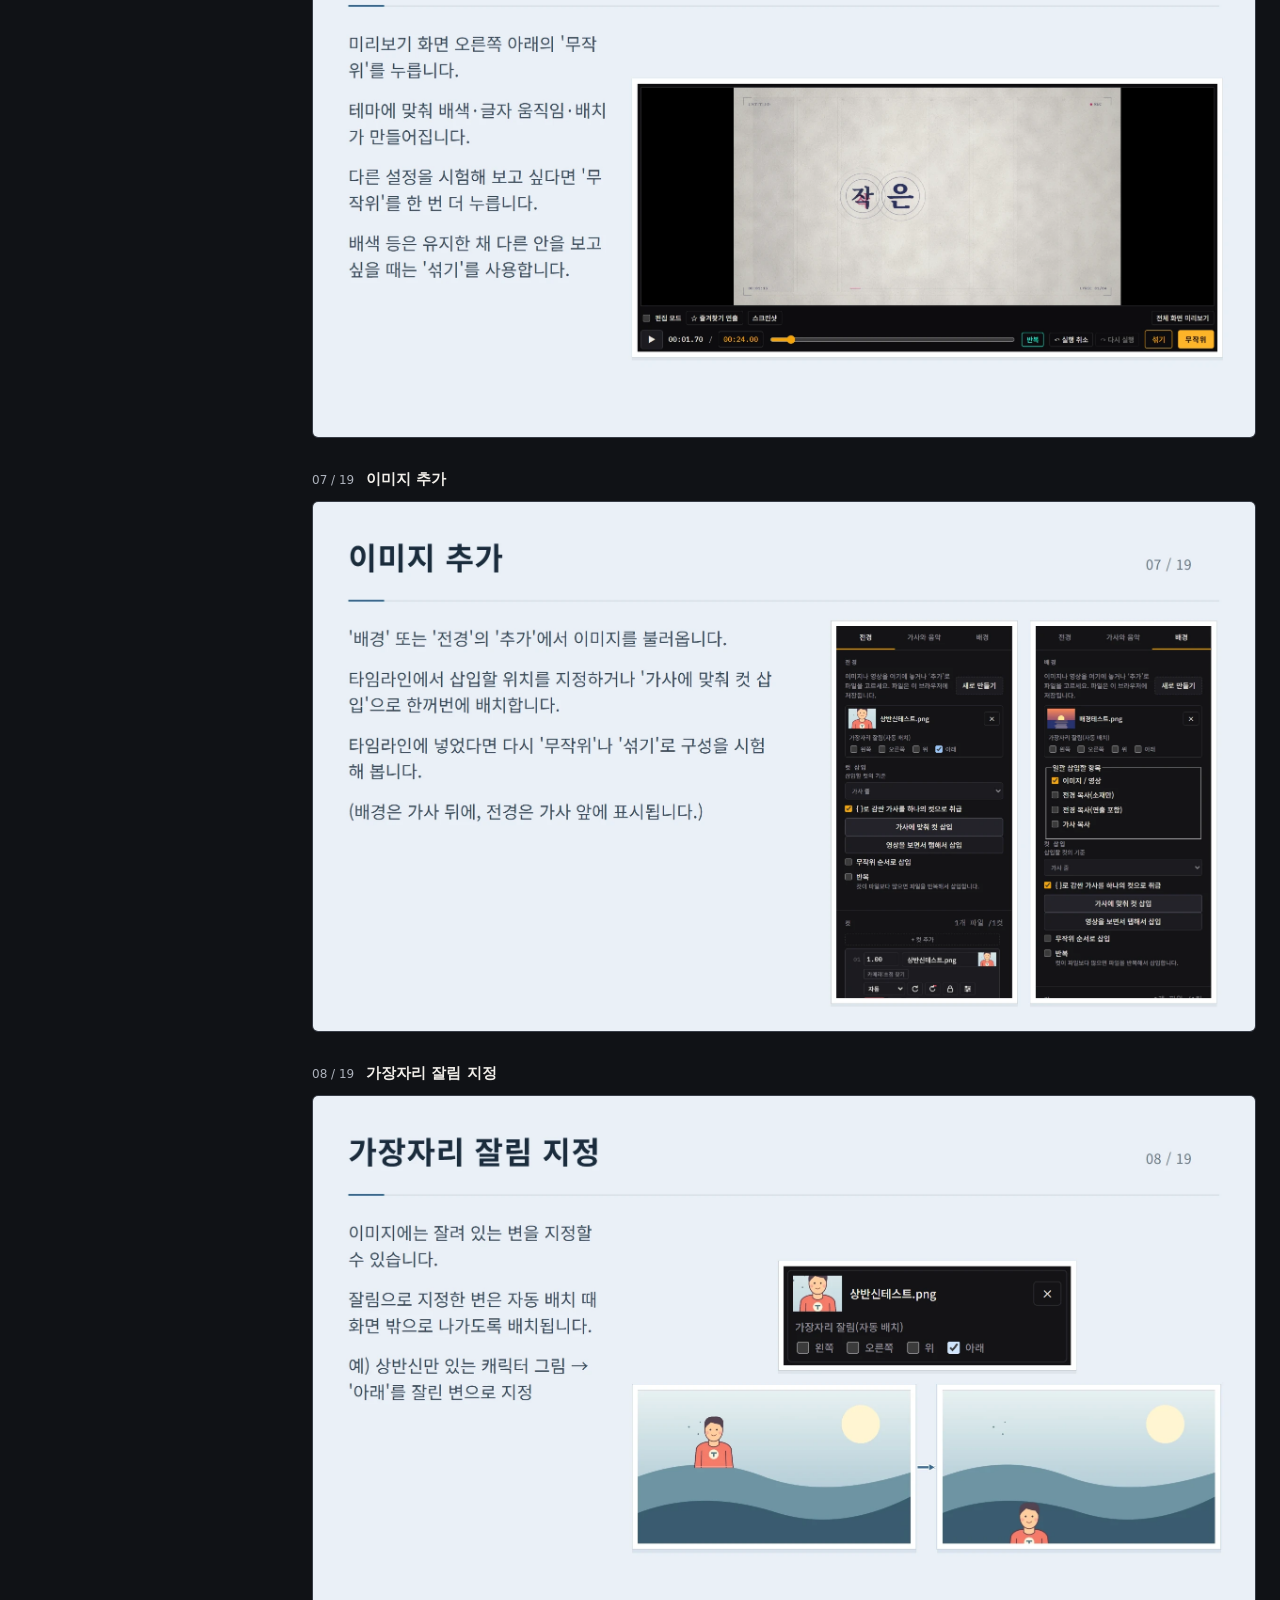
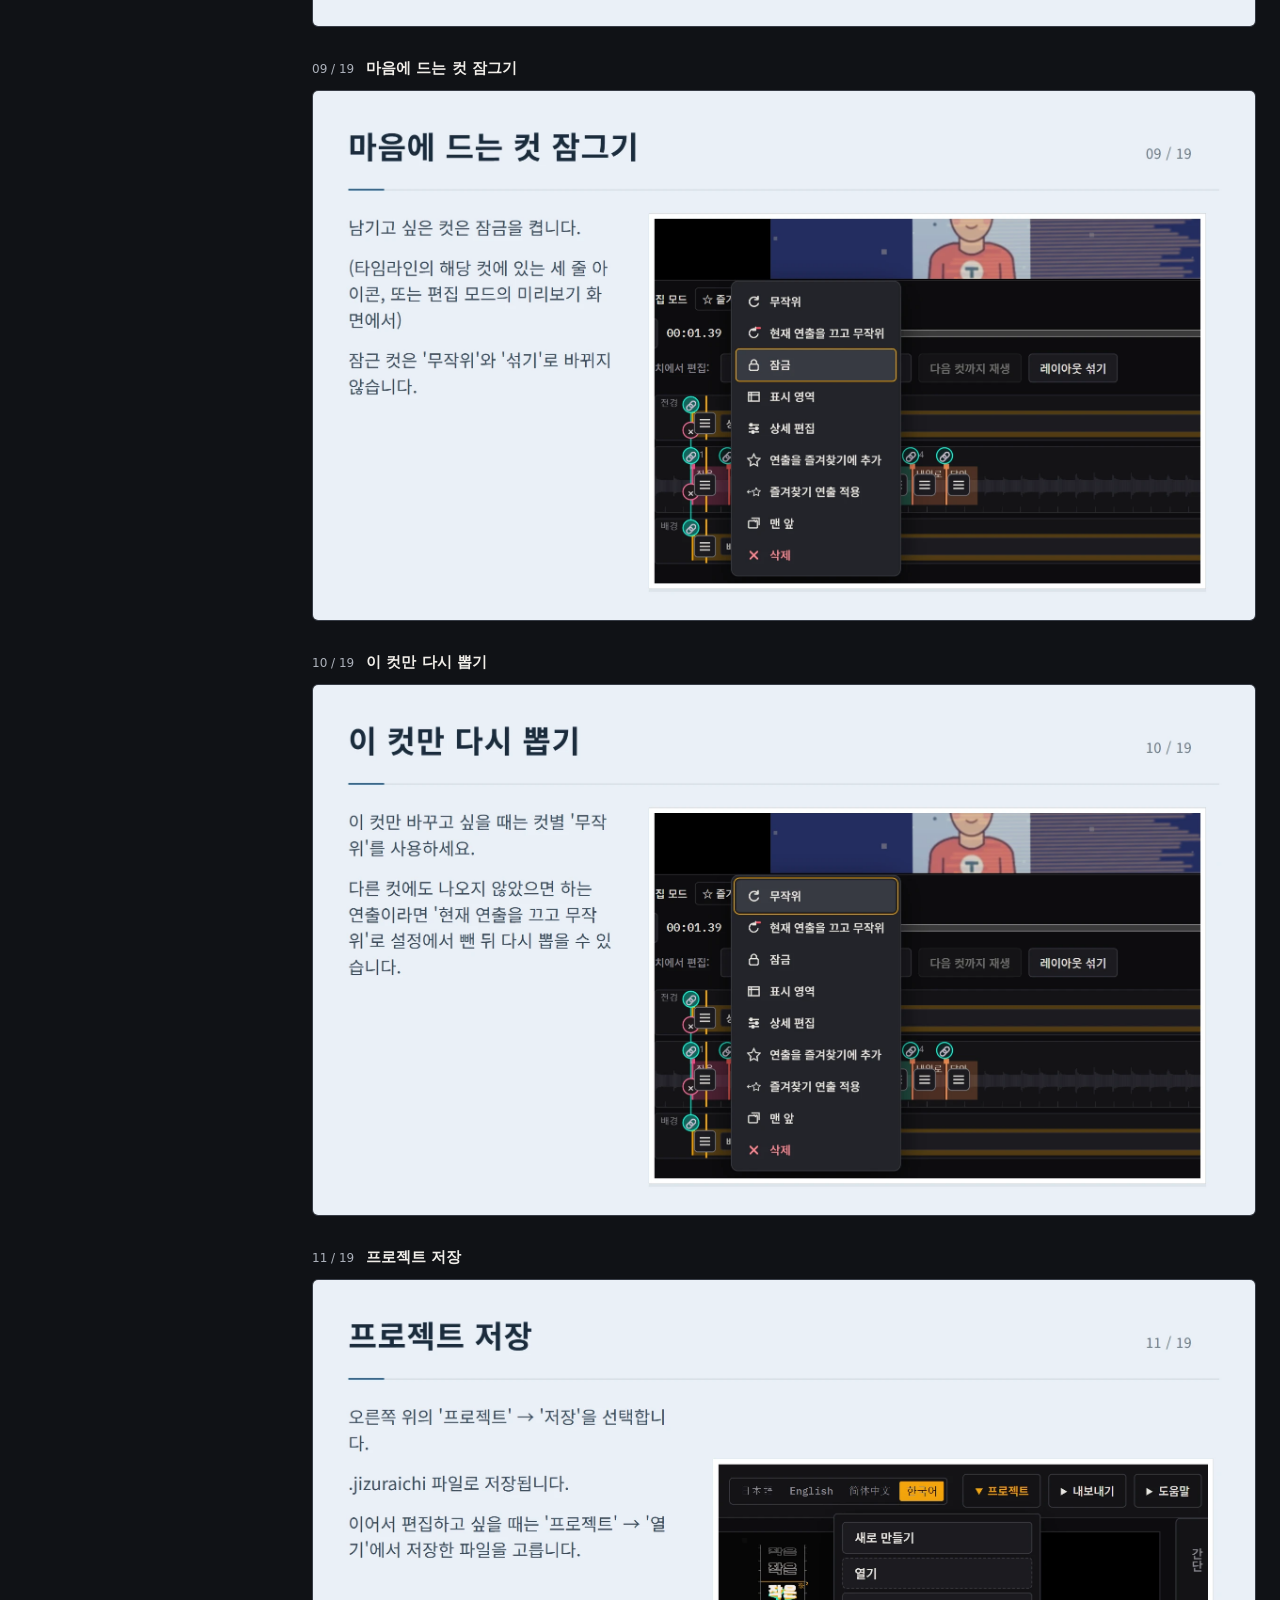
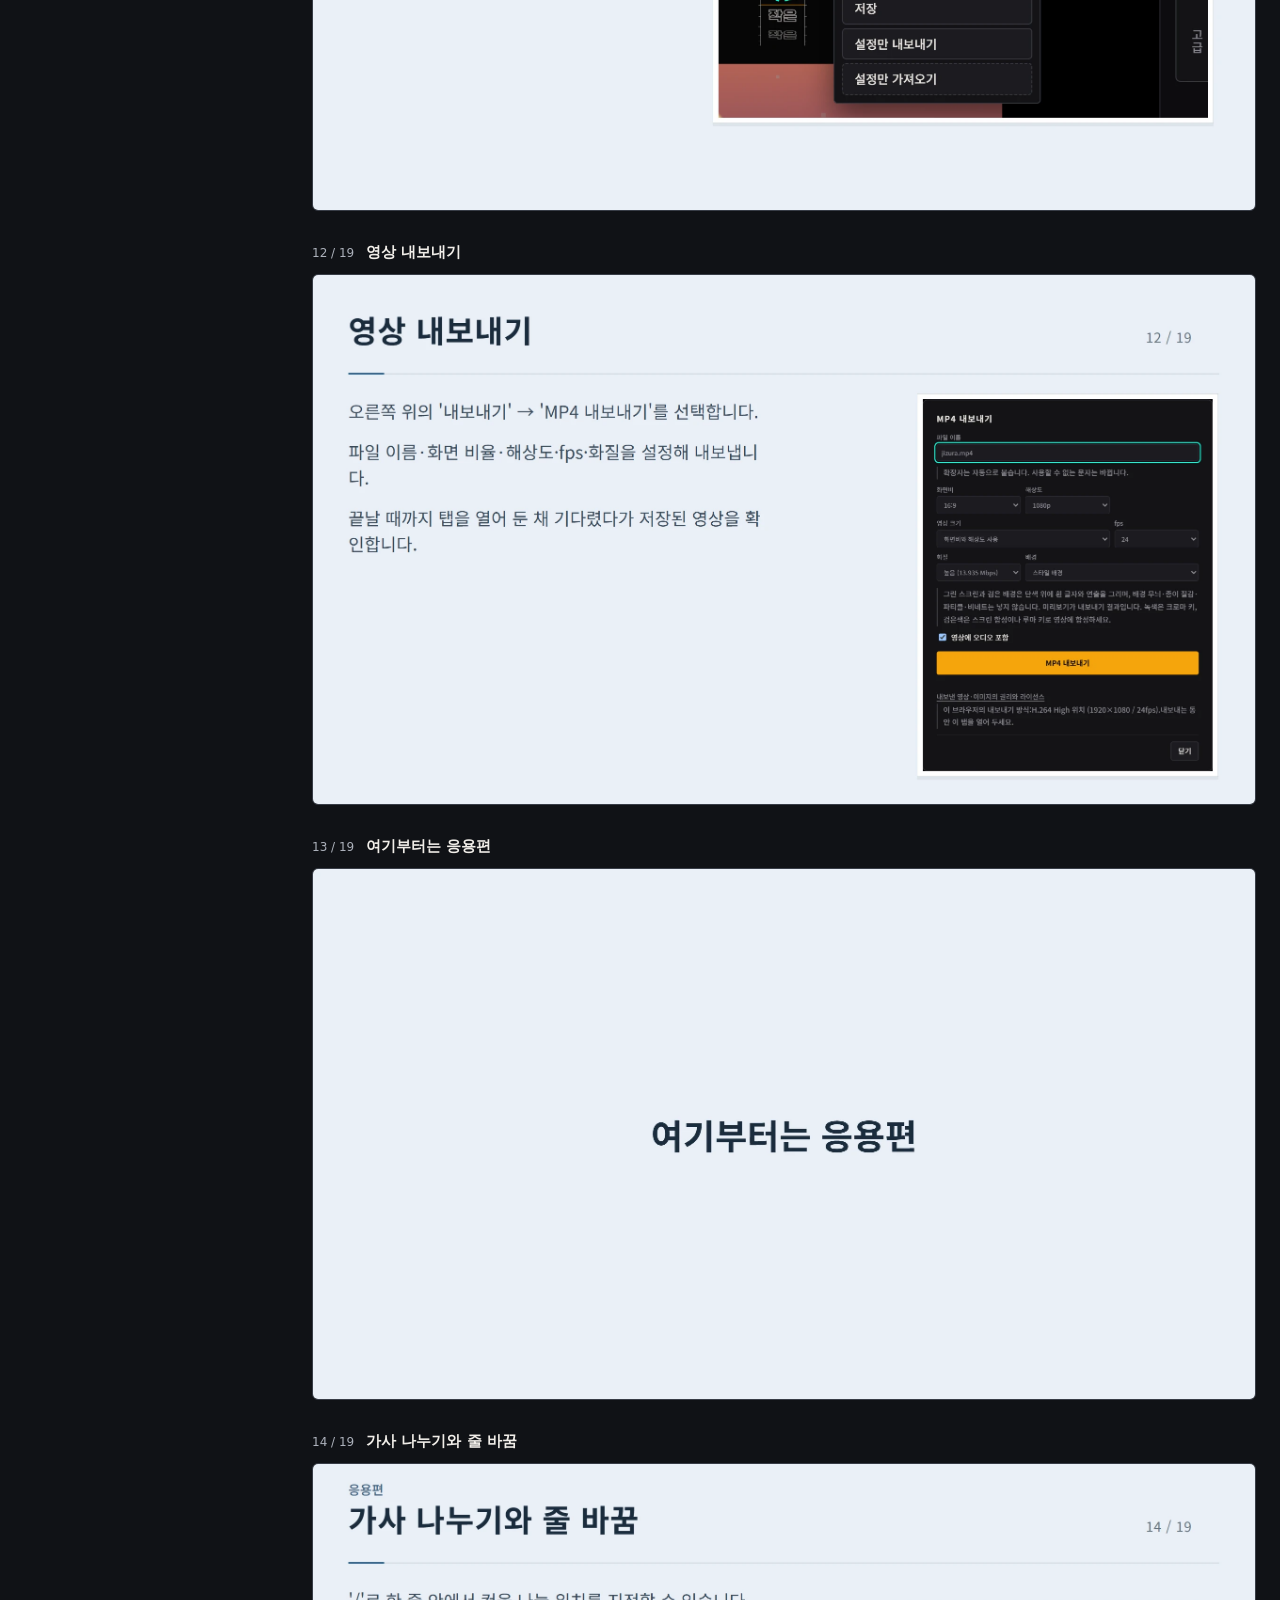
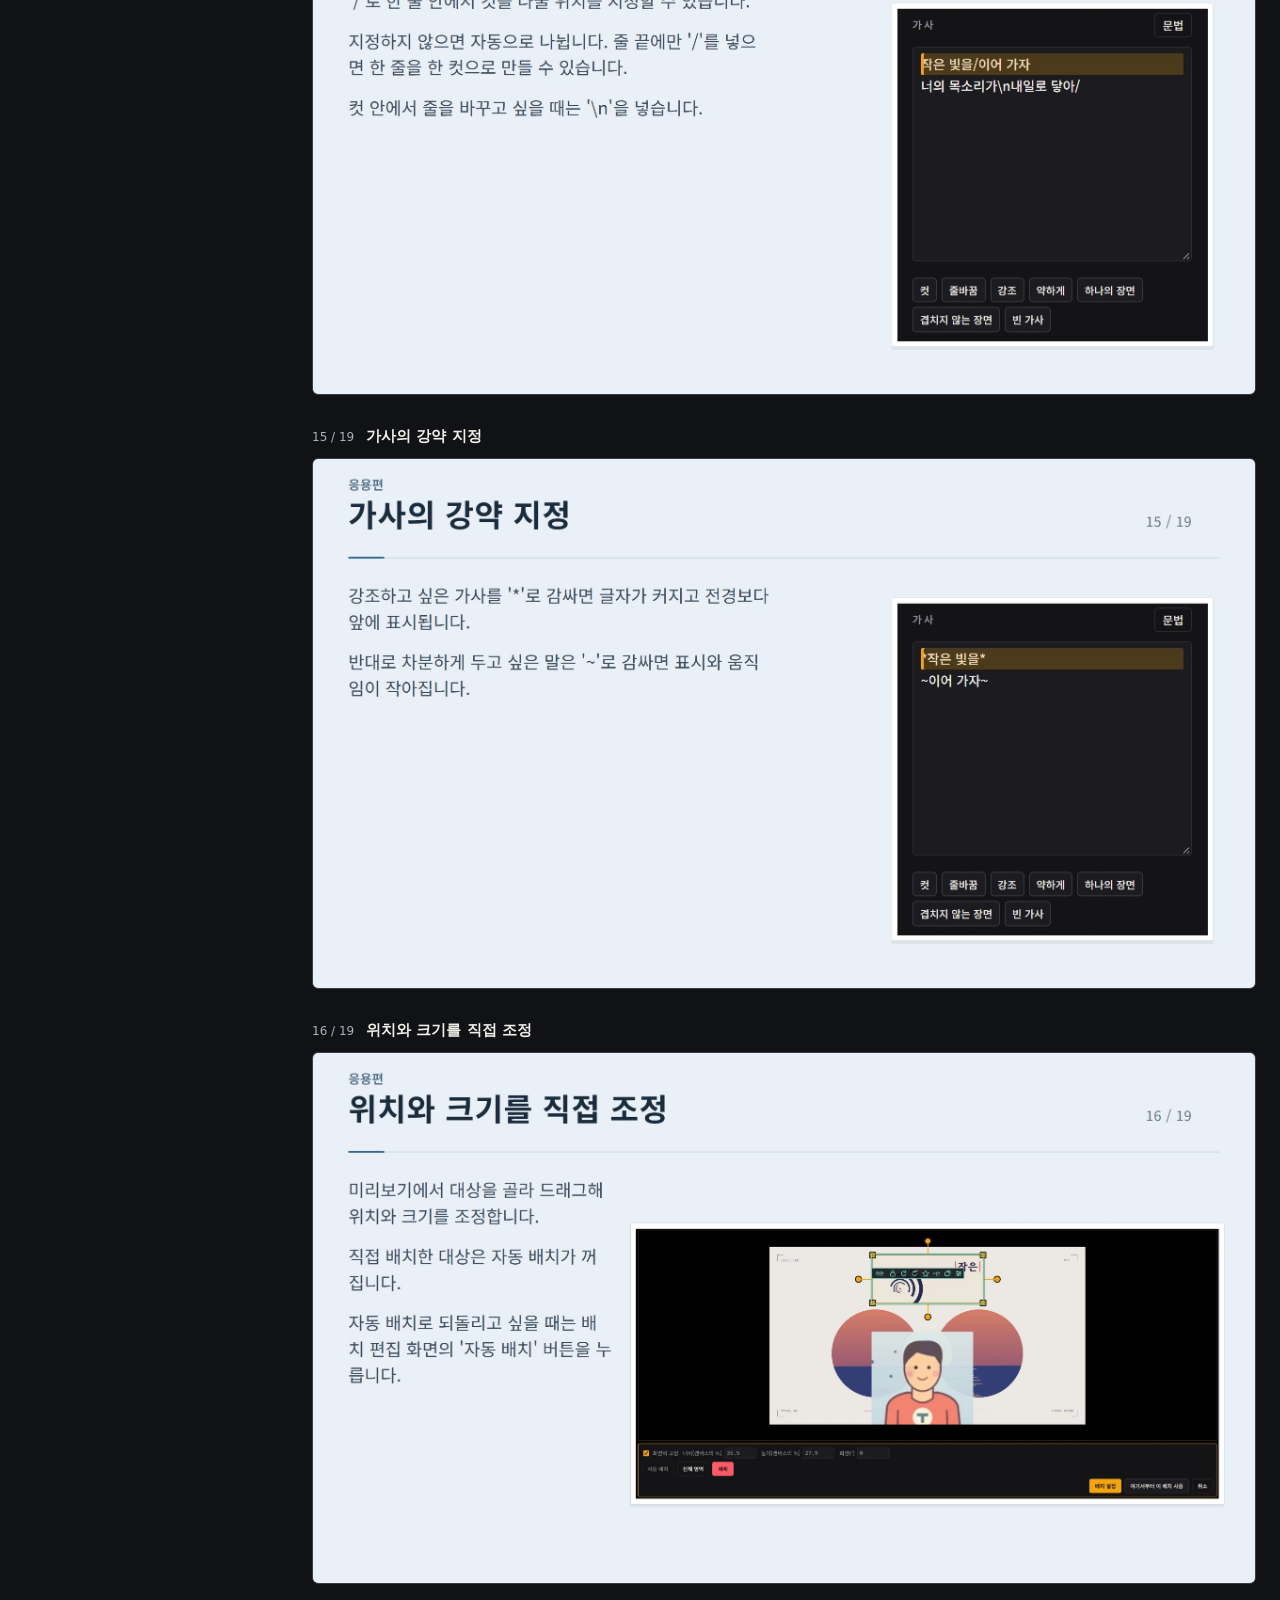
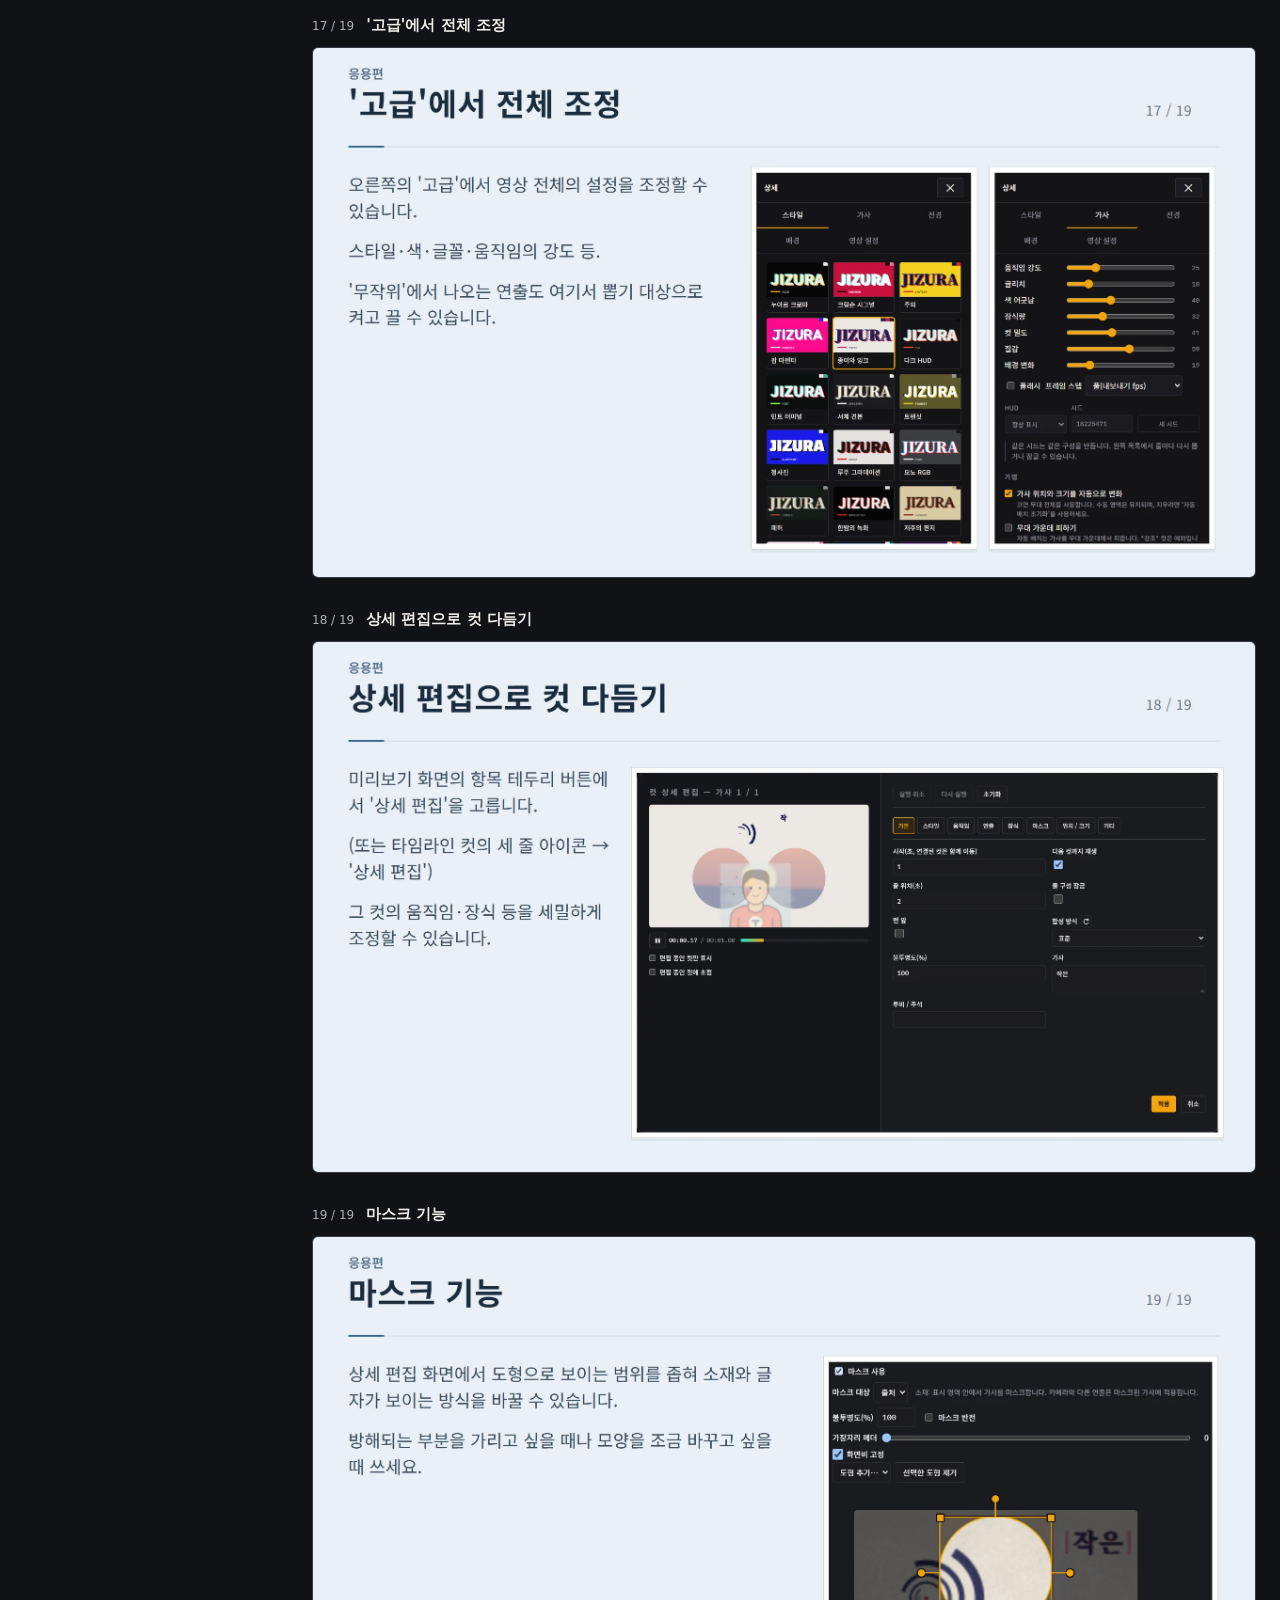
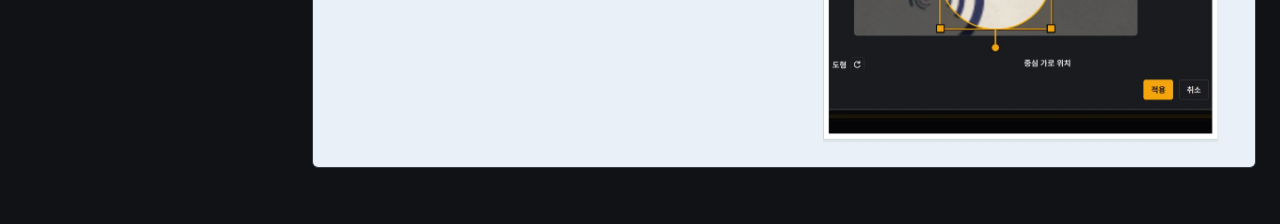
<file: manual/ko/index.html>
<!doctype html>
<html lang="ko"><head><meta charset="utf-8"><meta name="viewport" content="width=device-width,initial-scale=1"><title>字面一 JIZURA — 매뉴얼</title><meta name="description" content="字面一 사용법. 19페이지 매뉴얼을 목차에서 읽을 수 있습니다."><link rel="stylesheet" href="../reader.css"><script src="../reader.js" defer></script></head><body data-editor="../../ko/index.html">
<a href="#manualPages" class="skip-link">본문으로 이동</a>
<header class="reader-header"><div class="reader-brand"><h1>매뉴얼</h1><p>JIZURA ONE STOP EDITION</p></div><div class="reader-actions">
<button id="tocToggle" aria-expanded="false" aria-controls="manualToc" aria-label="목차 열기">목차</button><div class="page-nav"><button id="previousPage">이전</button><span id="pageCounter" class="page-counter" aria-live="polite">1 / 19</span><button id="nextPage">다음</button></div>
<label><span>보기</span><select id="pageZoom" aria-label="표시 배율"><option value="1">100%</option><option value="1.5">150%</option><option value="2">200%</option><option value="3">300%</option><option value="4">400%</option></select></label>
<a href="JIZURA-manual.pdf" target="_blank" rel="noopener">PDF로 열기</a><a id="editorLink" href="../../ko/index.html">字面一로 돌아가기</a><button id="closeReader">닫기</button></div></header>
<div id="tocBackdrop" hidden></div><nav id="manualToc" class="reader-toc" aria-label="매뉴얼 목차"><div class="toc-heading"><h2>목차</h2><button id="tocClose">닫기</button></div><ol><li><a href="#page-01"><span>01</span>새 프로젝트 만들기</a></li>
<li><a href="#page-02"><span>02</span>영상 분위기 고르기</a></li>
<li><a href="#page-03"><span>03</span>가사 입력</a></li>
<li><a href="#page-04"><span>04</span>곡 또는 영상 불러오기</a></li>
<li><a href="#page-05"><span>05</span>가사를 곡에 맞추기</a></li>
<li><a href="#page-06"><span>06</span>자동으로 영상 만들기</a></li>
<li><a href="#page-07"><span>07</span>이미지 추가</a></li>
<li><a href="#page-08"><span>08</span>가장자리 잘림 지정</a></li>
<li><a href="#page-09"><span>09</span>마음에 드는 컷 잠그기</a></li>
<li><a href="#page-10"><span>10</span>이 컷만 다시 뽑기</a></li>
<li><a href="#page-11"><span>11</span>프로젝트 저장</a></li>
<li><a href="#page-12"><span>12</span>영상 내보내기</a></li>
<li><a href="#page-13"><span>13</span>여기부터는 응용편</a></li>
<li><a href="#page-14"><span>14</span>가사 나누기와 줄 바꿈</a></li>
<li><a href="#page-15"><span>15</span>가사의 강약 지정</a></li>
<li><a href="#page-16"><span>16</span>위치와 크기를 직접 조정</a></li>
<li><a href="#page-17"><span>17</span>'고급'에서 전체 조정</a></li>
<li><a href="#page-18"><span>18</span>상세 편집으로 컷 다듬기</a></li>
<li><a href="#page-19"><span>19</span>마스크 기능</a></li></ol></nav>
<main id="manualPages" class="reader-pages" aria-label="매뉴얼 페이지"><p id="closeHint" hidden>이 탭을 닫으면 편집 화면으로 돌아갑니다.</p><figure lang="ko" class="manual-page" id="page-01" tabindex="-1" aria-labelledby="title-1"><figcaption id="title-1"><span>01 / 19</span>새 프로젝트 만들기</figcaption><img src="pages/01.webp" width="2001" height="1125"  decoding="async" alt="매뉴얼 1페이지: 새 프로젝트 만들기"><p class="sr-only">새 프로젝트 만들기
01 / 19
오른쪽 위의 '프로젝트' → '새로 만들기'를 선택합니다.
화면 비율을 고른 뒤 만듭니다.
(편집 중인 작품이 있다면 먼저 '저장'으로 저장해 두세요.)
</p></figure>
<figure lang="ko" class="manual-page" id="page-02" tabindex="-1" aria-labelledby="title-2"><figcaption id="title-2"><span>02 / 19</span>영상 분위기 고르기</figcaption><img src="pages/02.webp" width="2001" height="1125"  decoding="async" alt="매뉴얼 2페이지: 영상 분위기 고르기"><p class="sr-only">영상 분위기 고르기
02 / 19
'테마 설정'이 열리면 곡의 장르와 분위기, 쓰고 싶은 색감을 골라 적용합니다.
</p></figure>
<figure lang="ko" class="manual-page" id="page-03" tabindex="-1" aria-labelledby="title-3"><figcaption id="title-3"><span>03 / 19</span>가사 입력</figcaption><img src="pages/03.webp" width="2001" height="1125" loading="lazy" decoding="async" alt="매뉴얼 3페이지: 가사 입력"><p class="sr-only">가사 입력
03 / 19
가사 입력란에 한 줄씩 가사를 입력합니다.
기본은 한 줄이 한 컷입니다. 긴 가사는 자동으로 나뉩니다.
(컷 = 가사의 한 덩어리)
여러 줄의 가사를 한 장면에 모으고 싶을 때는 { }로 감쌉니다.
</p></figure>
<figure lang="ko" class="manual-page" id="page-04" tabindex="-1" aria-labelledby="title-4"><figcaption id="title-4"><span>04 / 19</span>곡 또는 영상 불러오기</figcaption><img src="pages/04.webp" width="2001" height="1125" loading="lazy" decoding="async" alt="매뉴얼 4페이지: 곡 또는 영상 불러오기"><p class="sr-only">곡 또는 영상 불러오기
04 / 19
가사 입력란 아래의 '오디오 / 영상 불러오기'에서 곡으로 쓸 파일을 가져옵니다.
</p></figure>
<figure lang="ko" class="manual-page" id="page-05" tabindex="-1" aria-labelledby="title-5"><figcaption id="title-5"><span>05 / 19</span>가사를 곡에 맞추기</figcaption><img src="pages/05.webp" width="2001" height="1125" loading="lazy" decoding="async" alt="매뉴얼 5페이지: 가사를 곡에 맞추기"><p class="sr-only">가사를 곡에 맞추기
05 / 19
'탭으로 동기화'를 사용해 가사의 타이밍을 곡에 맞춥니다.
곡을 들으며 가사를 띄우고 싶은 순간에 버튼을 클릭하거나 Space 키를 누릅니다.
세세한 타이밍은 나중에 타임라인에서 컷 경계를 드래그해 조정할 수 있습니다.
</p></figure>
<figure lang="ko" class="manual-page" id="page-06" tabindex="-1" aria-labelledby="title-6"><figcaption id="title-6"><span>06 / 19</span>자동으로 영상 만들기</figcaption><img src="pages/06.webp" width="2001" height="1125" loading="lazy" decoding="async" alt="매뉴얼 6페이지: 자동으로 영상 만들기"><p class="sr-only">자동으로 영상 만들기
06 / 19
미리보기 화면 오른쪽 아래의 '무작위'를 누릅니다.
테마에 맞춰 배색·글자 움직임·배치가 만들어집니다.
다른 설정을 시험해 보고 싶다면 '무작위'를 한 번 더 누릅니다.
배색 등은 유지한 채 다른 안을 보고 싶을 때는 '섞기'를 사용합니다.
</p></figure>
<figure lang="ko" class="manual-page" id="page-07" tabindex="-1" aria-labelledby="title-7"><figcaption id="title-7"><span>07 / 19</span>이미지 추가</figcaption><img src="pages/07.webp" width="2001" height="1125" loading="lazy" decoding="async" alt="매뉴얼 7페이지: 이미지 추가"><p class="sr-only">이미지 추가
07 / 19
'배경' 또는 '전경'의 '추가'에서 이미지를 불러옵니다.
타임라인에서 삽입할 위치를 지정하거나 '가사에 맞춰 컷 삽입'으로 한꺼번에 배치합니다.
타임라인에 넣었다면 다시 '무작위'나 '섞기'로 구성을 시험해 봅니다.
(배경은 가사 뒤에, 전경은 가사 앞에 표시됩니다.)
</p></figure>
<figure lang="ko" class="manual-page" id="page-08" tabindex="-1" aria-labelledby="title-8"><figcaption id="title-8"><span>08 / 19</span>가장자리 잘림 지정</figcaption><img src="pages/08.webp" width="2001" height="1125" loading="lazy" decoding="async" alt="매뉴얼 8페이지: 가장자리 잘림 지정"><p class="sr-only">가장자리 잘림 지정
08 / 19
이미지에는 잘려 있는 변을 지정할 수 있습니다.
잘림으로 지정한 변은 자동 배치 때 화면 밖으로 나가도록 배치됩니다.
예) 상반신만 있는 캐릭터 그림 → '아래'를 잘린 변으로 지정
</p></figure>
<figure lang="ko" class="manual-page" id="page-09" tabindex="-1" aria-labelledby="title-9"><figcaption id="title-9"><span>09 / 19</span>마음에 드는 컷 잠그기</figcaption><img src="pages/09.webp" width="2001" height="1125" loading="lazy" decoding="async" alt="매뉴얼 9페이지: 마음에 드는 컷 잠그기"><p class="sr-only">마음에 드는 컷 잠그기
09 / 19
남기고 싶은 컷은 잠금을 켭니다.
(타임라인의 해당 컷에 있는 세 줄 아이콘, 또는 편집 모드의 미리보기 화면에서)
잠근 컷은 '무작위'와 '섞기'로 바뀌지 않습니다.
</p></figure>
<figure lang="ko" class="manual-page" id="page-10" tabindex="-1" aria-labelledby="title-10"><figcaption id="title-10"><span>10 / 19</span>이 컷만 다시 뽑기</figcaption><img src="pages/10.webp" width="2001" height="1125" loading="lazy" decoding="async" alt="매뉴얼 10페이지: 이 컷만 다시 뽑기"><p class="sr-only">이 컷만 다시 뽑기
10 / 19
이 컷만 바꾸고 싶을 때는 컷별 '무작위'를 사용하세요.
다른 컷에도 나오지 않았으면 하는 연출이라면 '현재 연출을 끄고 무작위'로 설정에서 뺀 뒤 다시 뽑을 수 있습니다.
</p></figure>
<figure lang="ko" class="manual-page" id="page-11" tabindex="-1" aria-labelledby="title-11"><figcaption id="title-11"><span>11 / 19</span>프로젝트 저장</figcaption><img src="pages/11.webp" width="2001" height="1125" loading="lazy" decoding="async" alt="매뉴얼 11페이지: 프로젝트 저장"><p class="sr-only">프로젝트 저장
11 / 19
오른쪽 위의 '프로젝트' → '저장'을 선택합니다.
.jizuraichi 파일로 저장됩니다.
이어서 편집하고 싶을 때는 '프로젝트' → '열기'에서 저장한 파일을 고릅니다.
</p></figure>
<figure lang="ko" class="manual-page" id="page-12" tabindex="-1" aria-labelledby="title-12"><figcaption id="title-12"><span>12 / 19</span>영상 내보내기</figcaption><img src="pages/12.webp" width="2001" height="1125" loading="lazy" decoding="async" alt="매뉴얼 12페이지: 영상 내보내기"><p class="sr-only">영상 내보내기
12 / 19
오른쪽 위의 '내보내기' → 'MP4 내보내기'를 선택합니다.
파일 이름·화면 비율·해상도·fps·화질을 설정해 내보냅니다.
끝날 때까지 탭을 열어 둔 채 기다렸다가 저장된 영상을 확인합니다.
</p></figure>
<figure lang="ko" class="manual-page" id="page-13" tabindex="-1" aria-labelledby="title-13"><figcaption id="title-13"><span>13 / 19</span>여기부터는 응용편</figcaption><img src="pages/13.webp" width="2001" height="1125" loading="lazy" decoding="async" alt="매뉴얼 13페이지: 여기부터는 응용편"><p class="sr-only">여기부터는 응용편
13 / 19
</p></figure>
<figure lang="ko" class="manual-page" id="page-14" tabindex="-1" aria-labelledby="title-14"><figcaption id="title-14"><span>14 / 19</span>가사 나누기와 줄 바꿈</figcaption><img src="pages/14.webp" width="2001" height="1125" loading="lazy" decoding="async" alt="매뉴얼 14페이지: 가사 나누기와 줄 바꿈"><p class="sr-only">응용편
가사 나누기와 줄 바꿈
14 / 19
'/'로 한 줄 안에서 컷을 나눌 위치를 지정할 수 있습니다.
지정하지 않으면 자동으로 나뉩니다. 줄 끝에만 '/'를 넣으면 한 줄을 한 컷으로 만들 수 있습니다.
컷 안에서 줄을 바꾸고 싶을 때는 '\n'을 넣습니다.
</p></figure>
<figure lang="ko" class="manual-page" id="page-15" tabindex="-1" aria-labelledby="title-15"><figcaption id="title-15"><span>15 / 19</span>가사의 강약 지정</figcaption><img src="pages/15.webp" width="2001" height="1125" loading="lazy" decoding="async" alt="매뉴얼 15페이지: 가사의 강약 지정"><p class="sr-only">응용편
가사의 강약 지정
15 / 19
강조하고 싶은 가사를 '*'로 감싸면 글자가 커지고 전경보다 앞에 표시됩니다.
반대로 차분하게 두고 싶은 말은 '~'로 감싸면 표시와 움직임이 작아집니다.
</p></figure>
<figure lang="ko" class="manual-page" id="page-16" tabindex="-1" aria-labelledby="title-16"><figcaption id="title-16"><span>16 / 19</span>위치와 크기를 직접 조정</figcaption><img src="pages/16.webp" width="2001" height="1125" loading="lazy" decoding="async" alt="매뉴얼 16페이지: 위치와 크기를 직접 조정"><p class="sr-only">응용편
위치와 크기를 직접 조정
16 / 19
미리보기에서 대상을 골라 드래그해 위치와 크기를 조정합니다.
직접 배치한 대상은 자동 배치가 꺼집니다.
자동 배치로 되돌리고 싶을 때는 배치 편집 화면의 '자동 배치' 버튼을 누릅니다.
</p></figure>
<figure lang="ko" class="manual-page" id="page-17" tabindex="-1" aria-labelledby="title-17"><figcaption id="title-17"><span>17 / 19</span>'고급'에서 전체 조정</figcaption><img src="pages/17.webp" width="2001" height="1125" loading="lazy" decoding="async" alt="매뉴얼 17페이지: '고급'에서 전체 조정"><p class="sr-only">응용편
'고급'에서 전체 조정
17 / 19
오른쪽의 '고급'에서 영상 전체의 설정을 조정할 수 있습니다.
스타일·색·글꼴·움직임의 강도 등.
'무작위'에서 나오는 연출도 여기서 뽑기 대상으로 켜고 끌 수 있습니다.
</p></figure>
<figure lang="ko" class="manual-page" id="page-18" tabindex="-1" aria-labelledby="title-18"><figcaption id="title-18"><span>18 / 19</span>상세 편집으로 컷 다듬기</figcaption><img src="pages/18.webp" width="2001" height="1125" loading="lazy" decoding="async" alt="매뉴얼 18페이지: 상세 편집으로 컷 다듬기"><p class="sr-only">응용편
상세 편집으로 컷 다듬기
18 / 19
미리보기 화면의 항목 테두리 버튼에서 '상세 편집'을 고릅니다.
(또는 타임라인 컷의 세 줄 아이콘 → '상세 편집')
그 컷의 움직임·장식 등을 세밀하게 조정할 수 있습니다.
</p></figure>
<figure lang="ko" class="manual-page" id="page-19" tabindex="-1" aria-labelledby="title-19"><figcaption id="title-19"><span>19 / 19</span>마스크 기능</figcaption><img src="pages/19.webp" width="2001" height="1125" loading="lazy" decoding="async" alt="매뉴얼 19페이지: 마스크 기능"><p class="sr-only">응용편
마스크 기능
19 / 19
상세 편집 화면에서 도형으로 보이는 범위를 좁혀 소재와 글자가 보이는 방식을 바꿀 수 있습니다.
방해되는 부분을 가리고 싶을 때나 모양을 조금 바꾸고 싶을 때 쓰세요.
</p></figure>
</main></body></html>
</file>
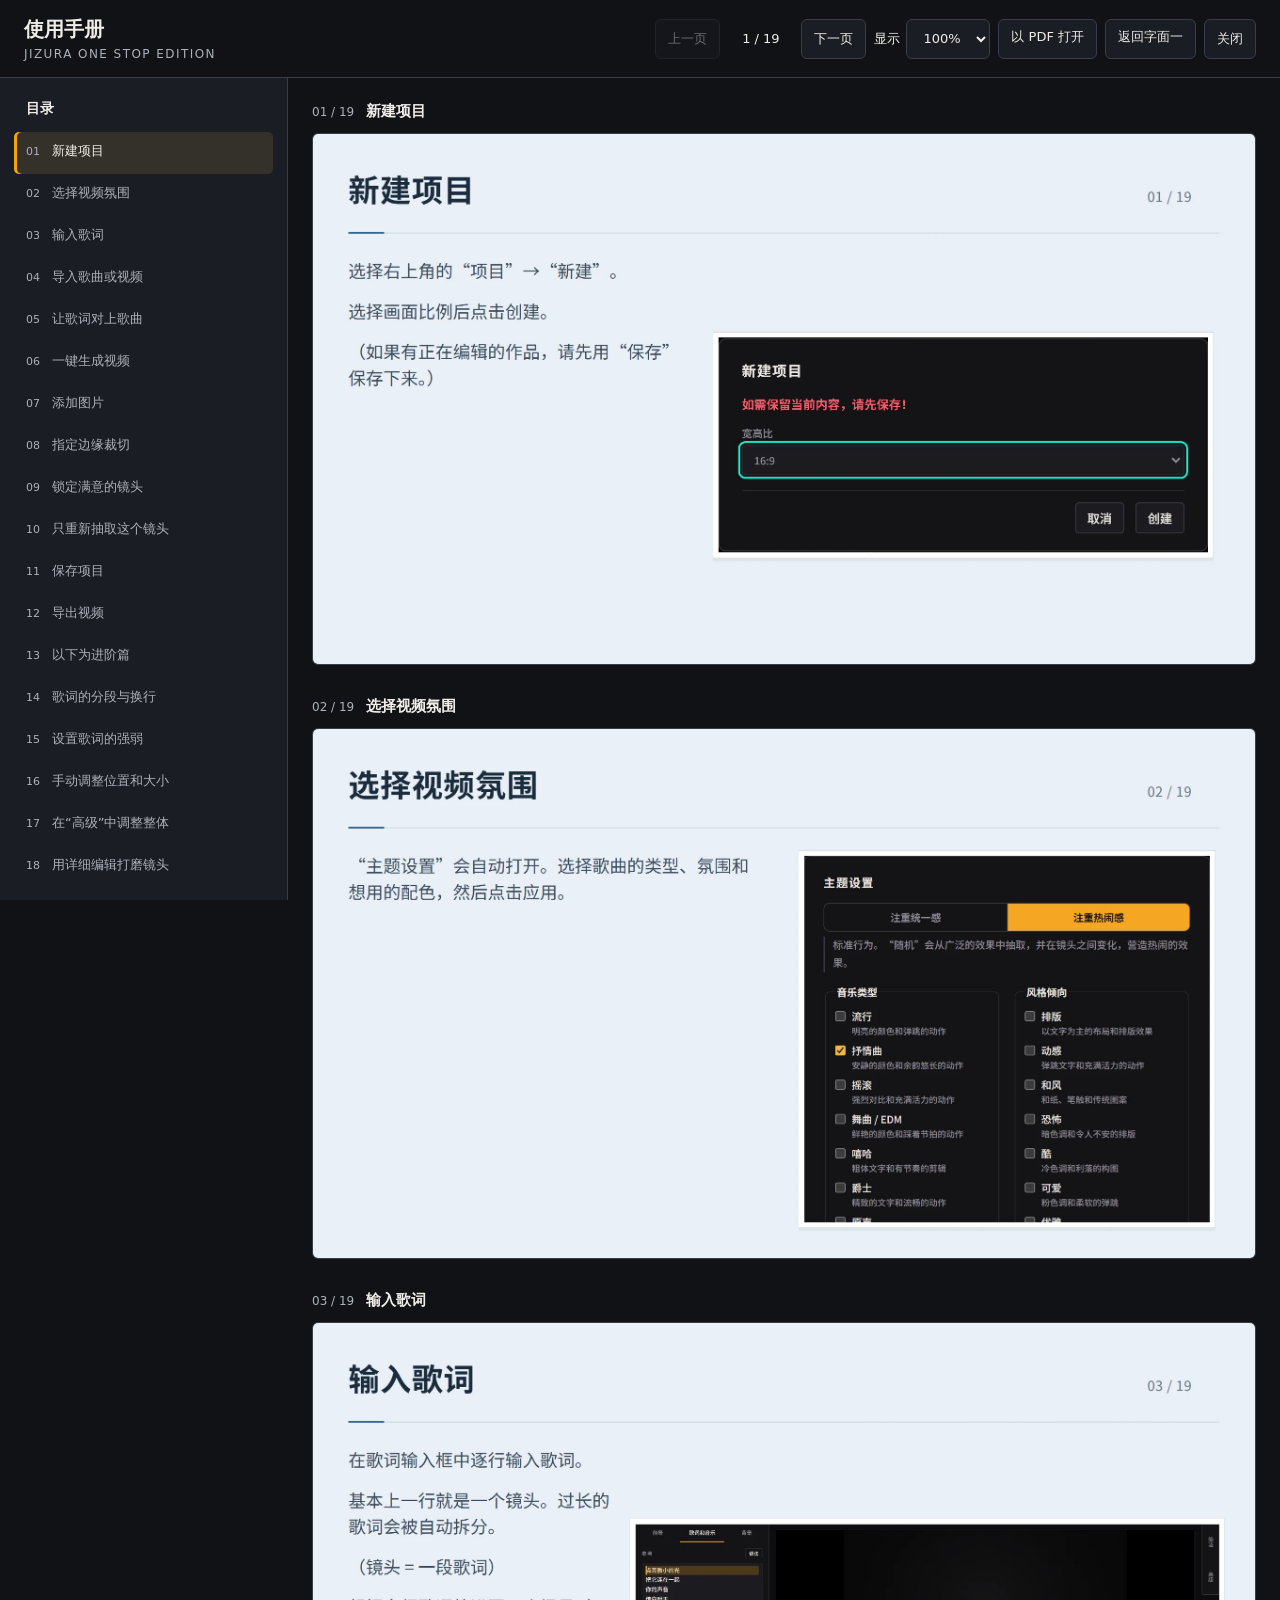
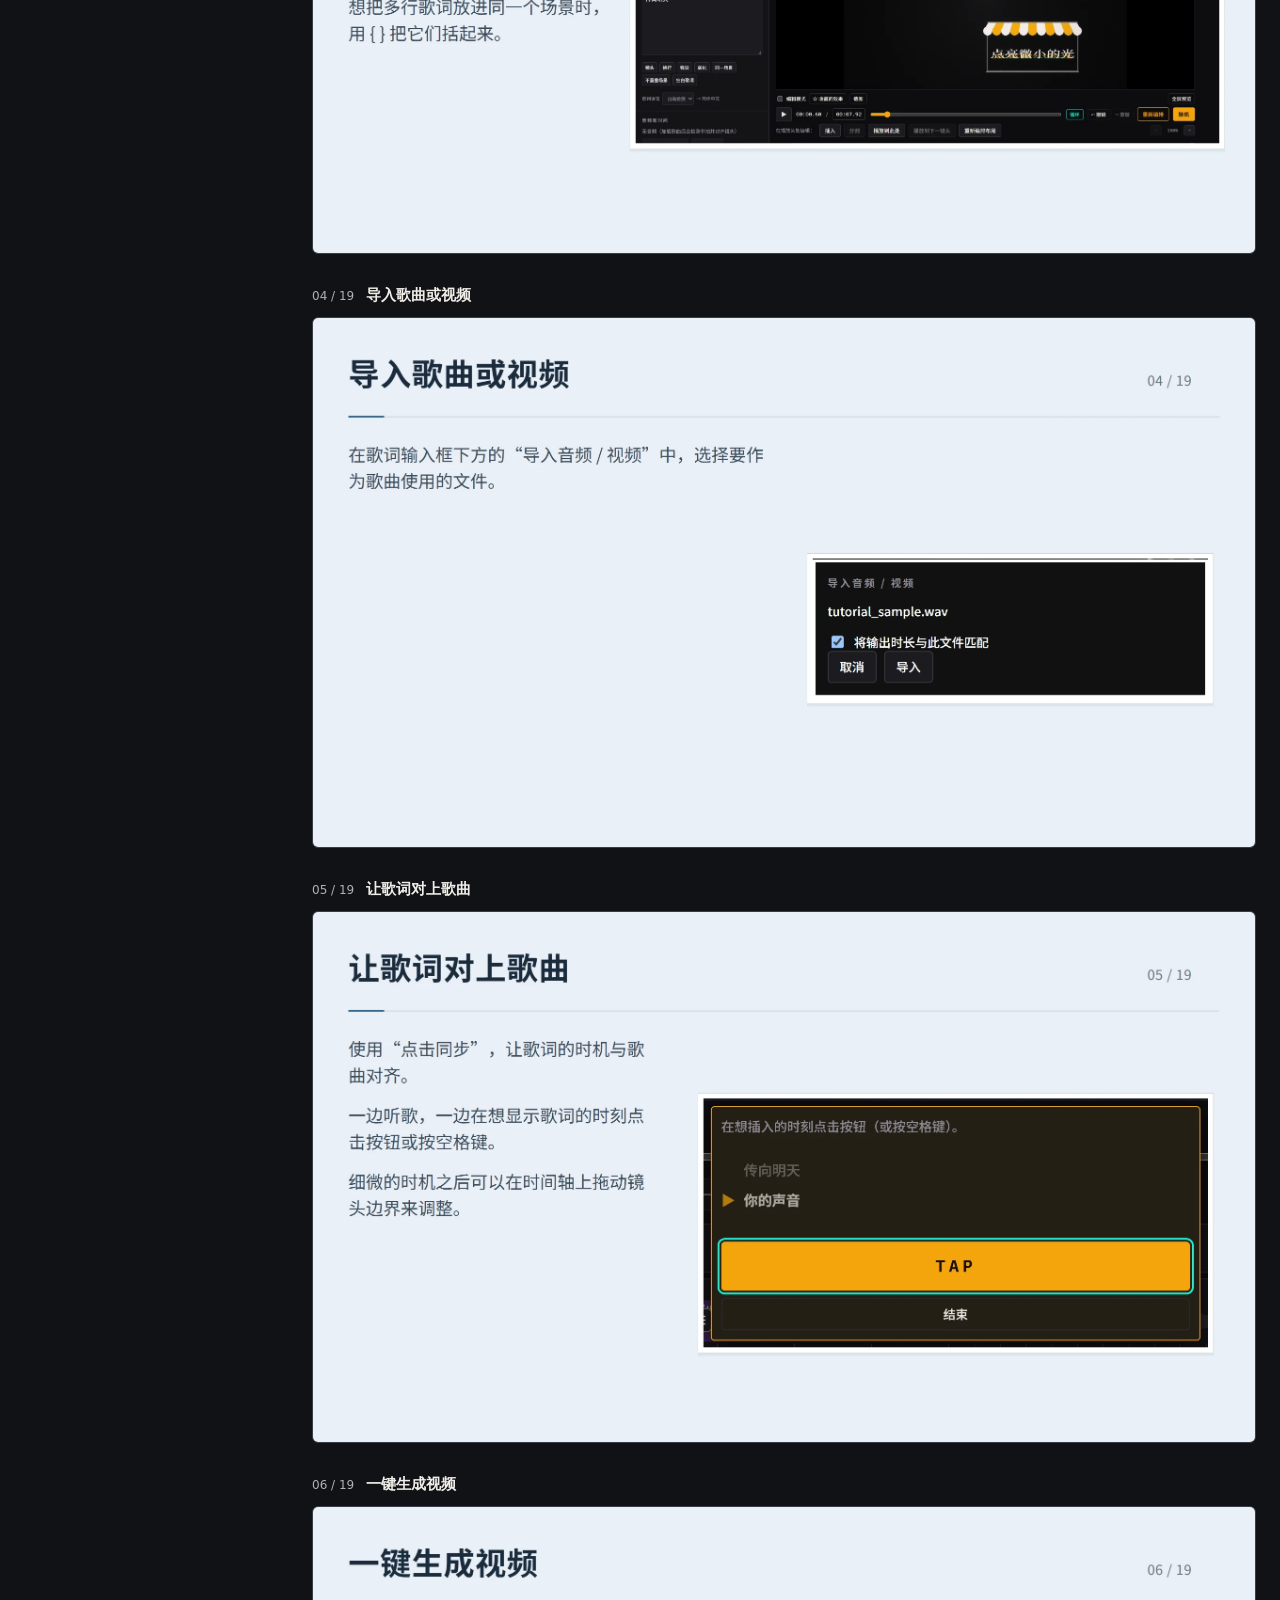
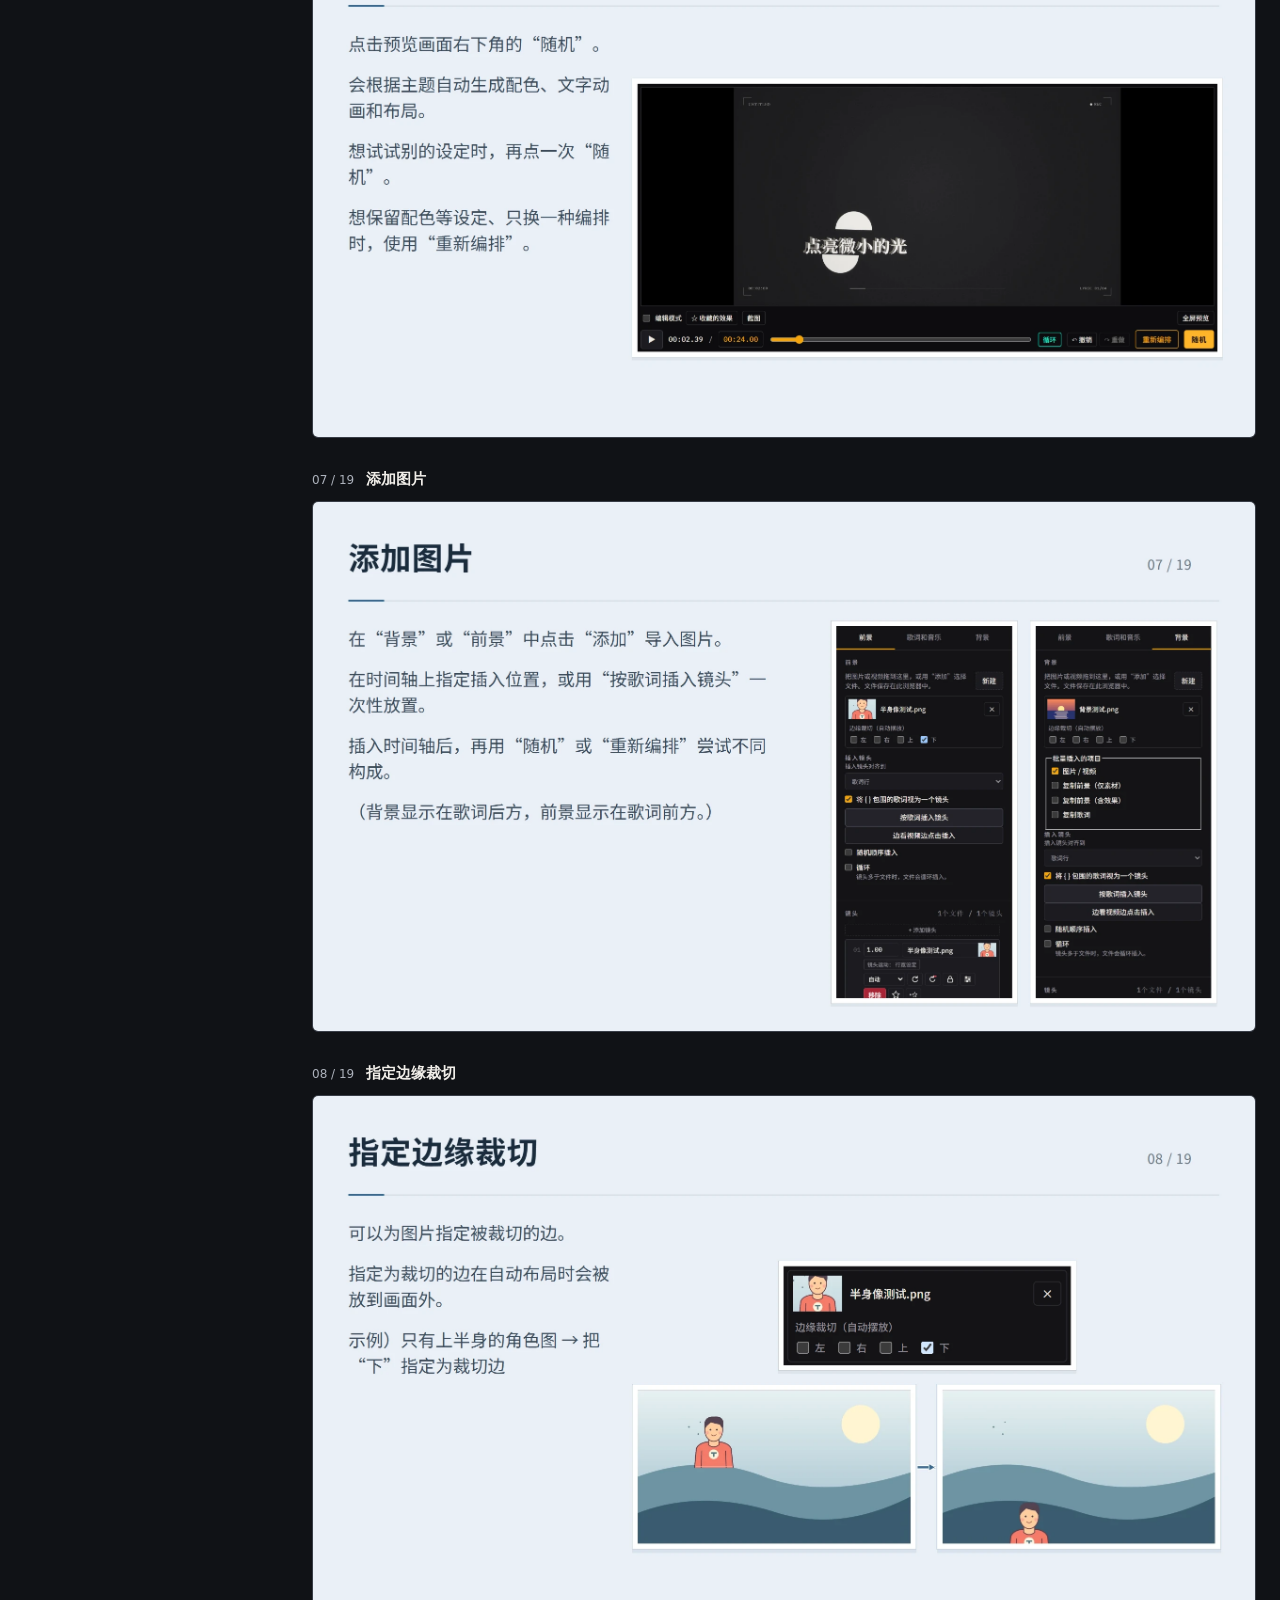
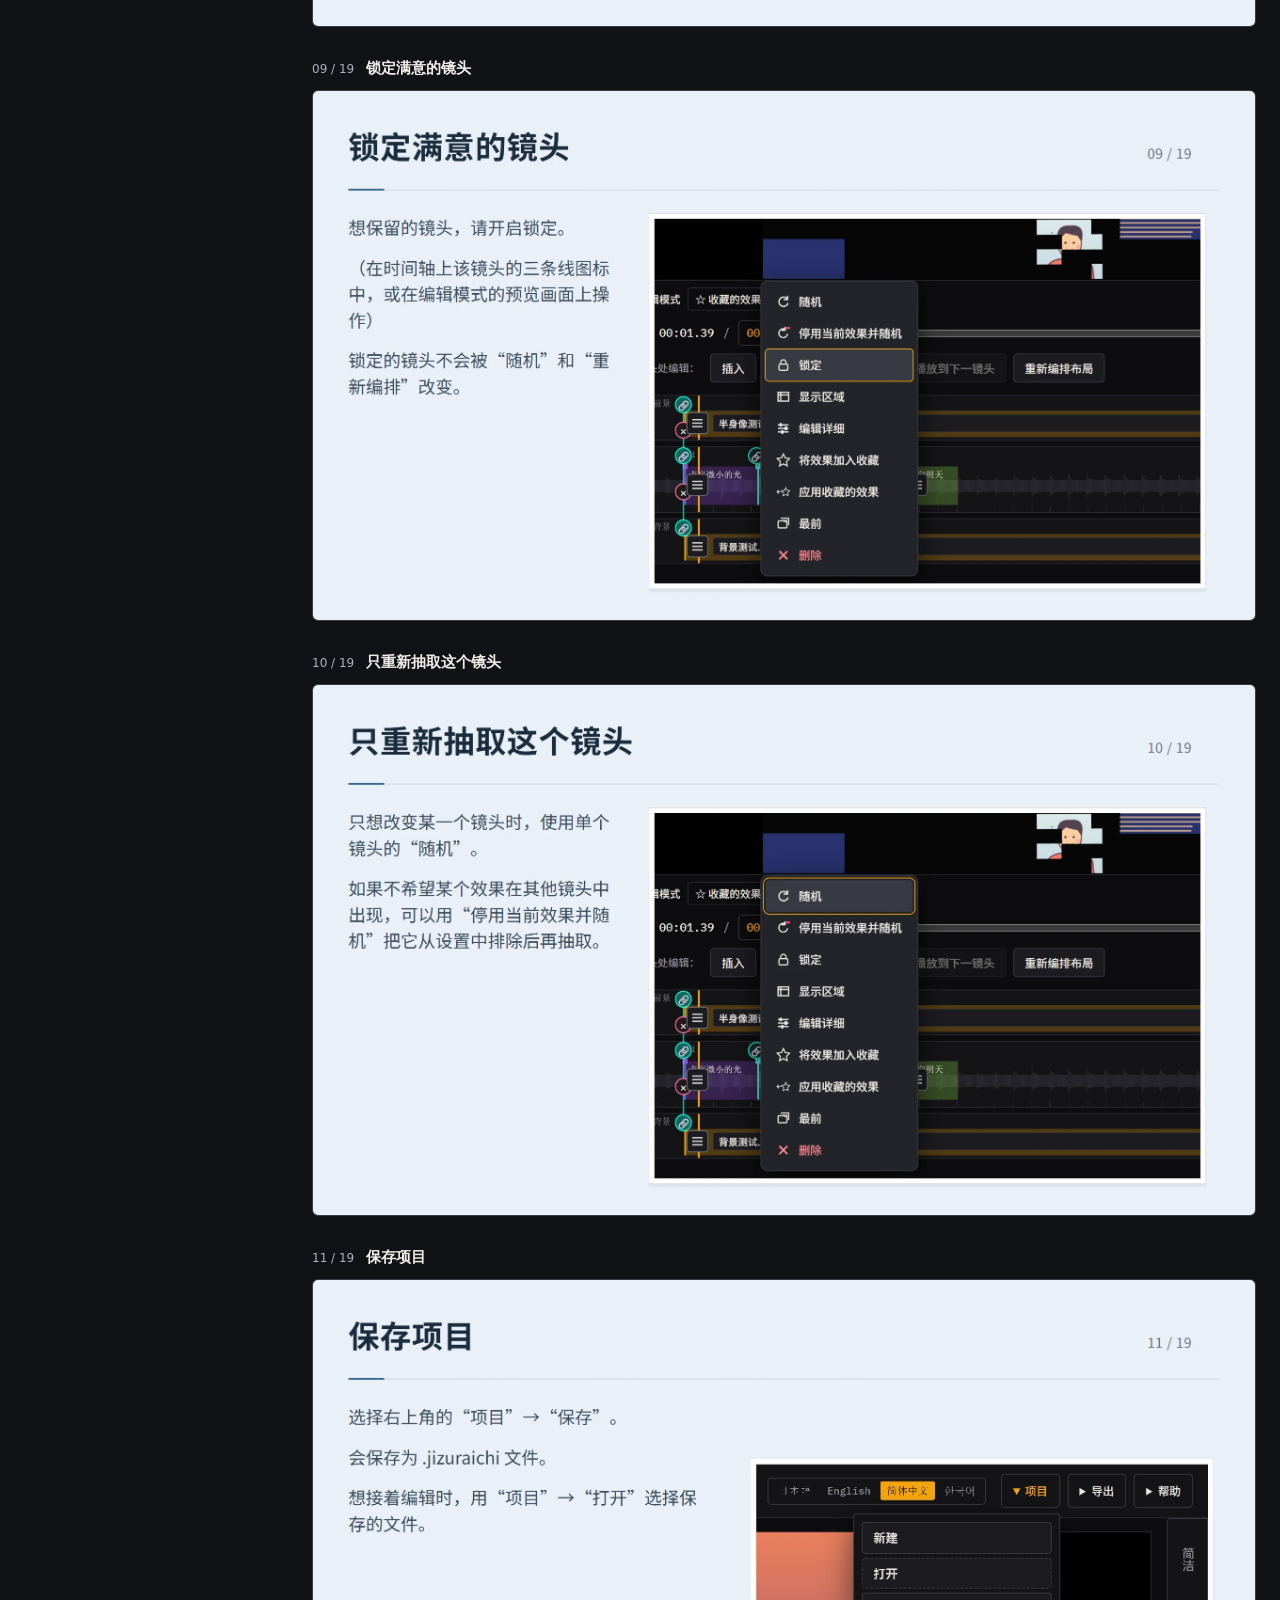
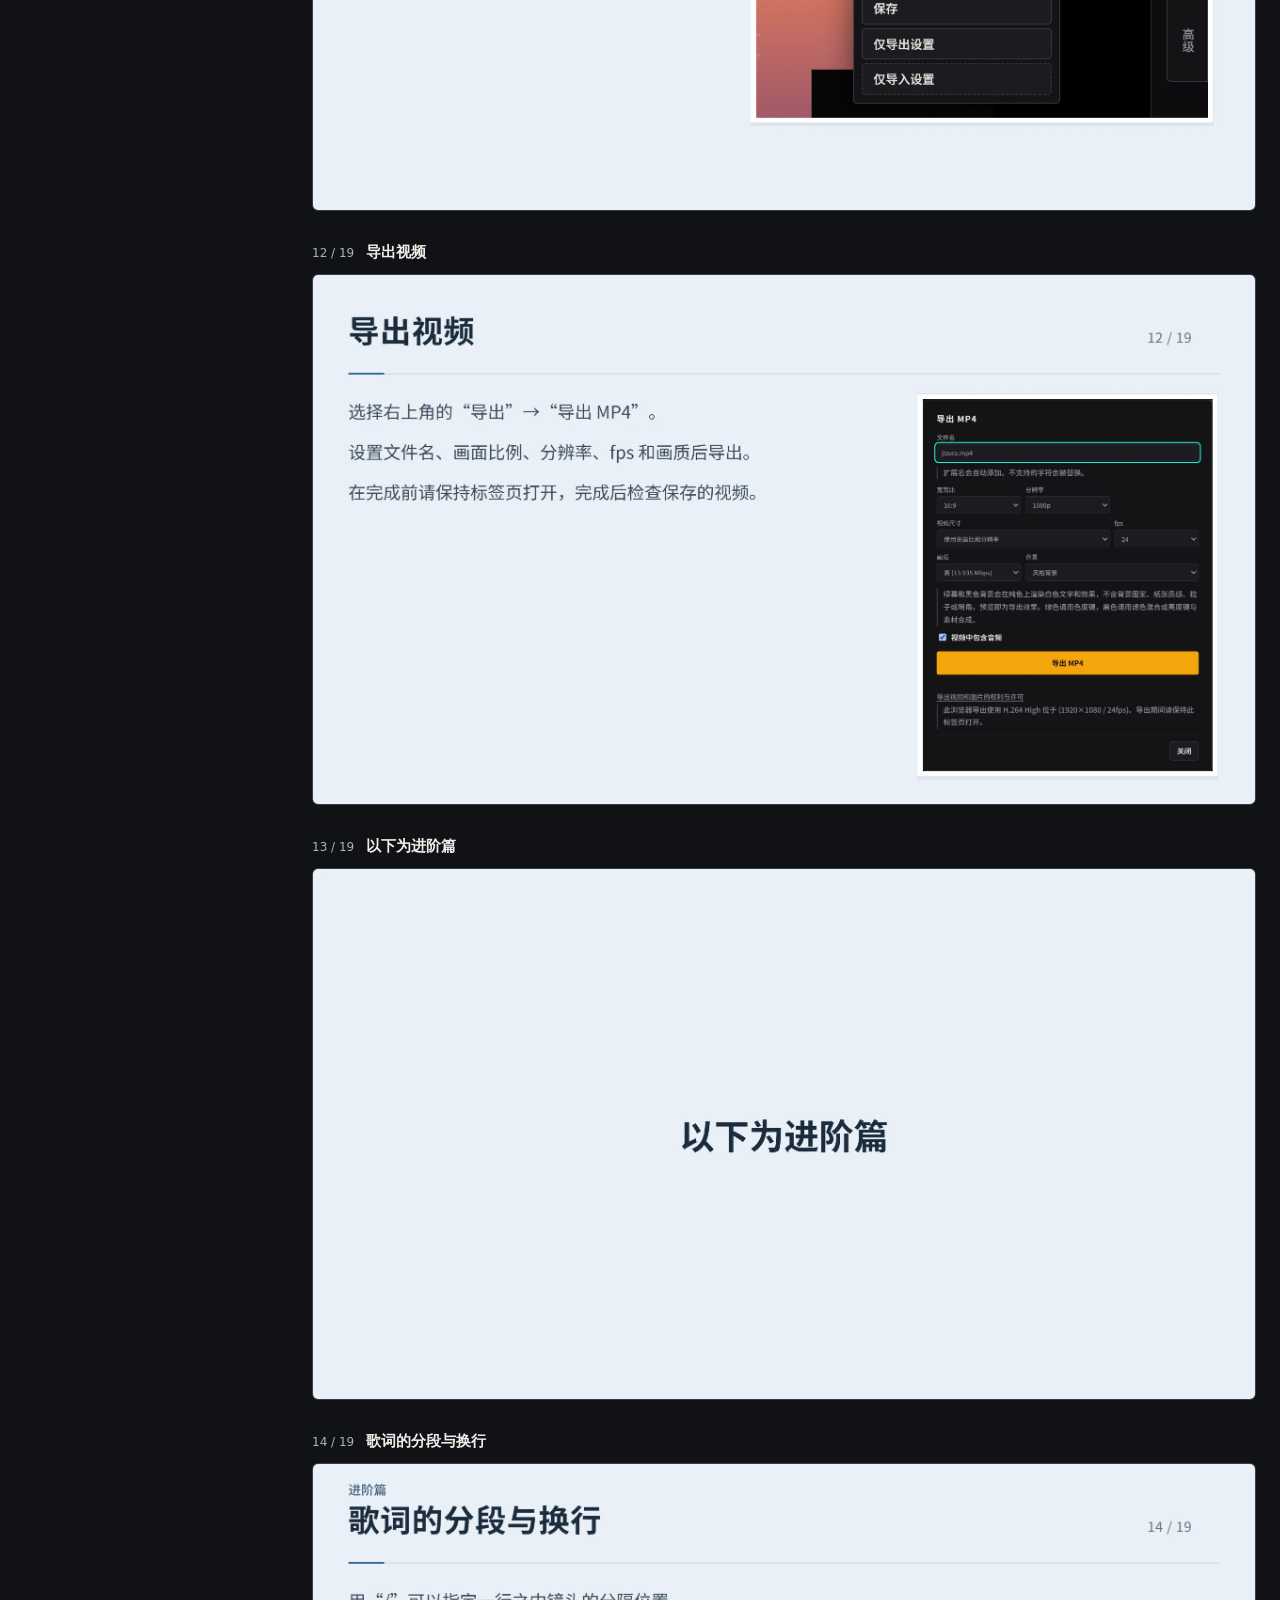
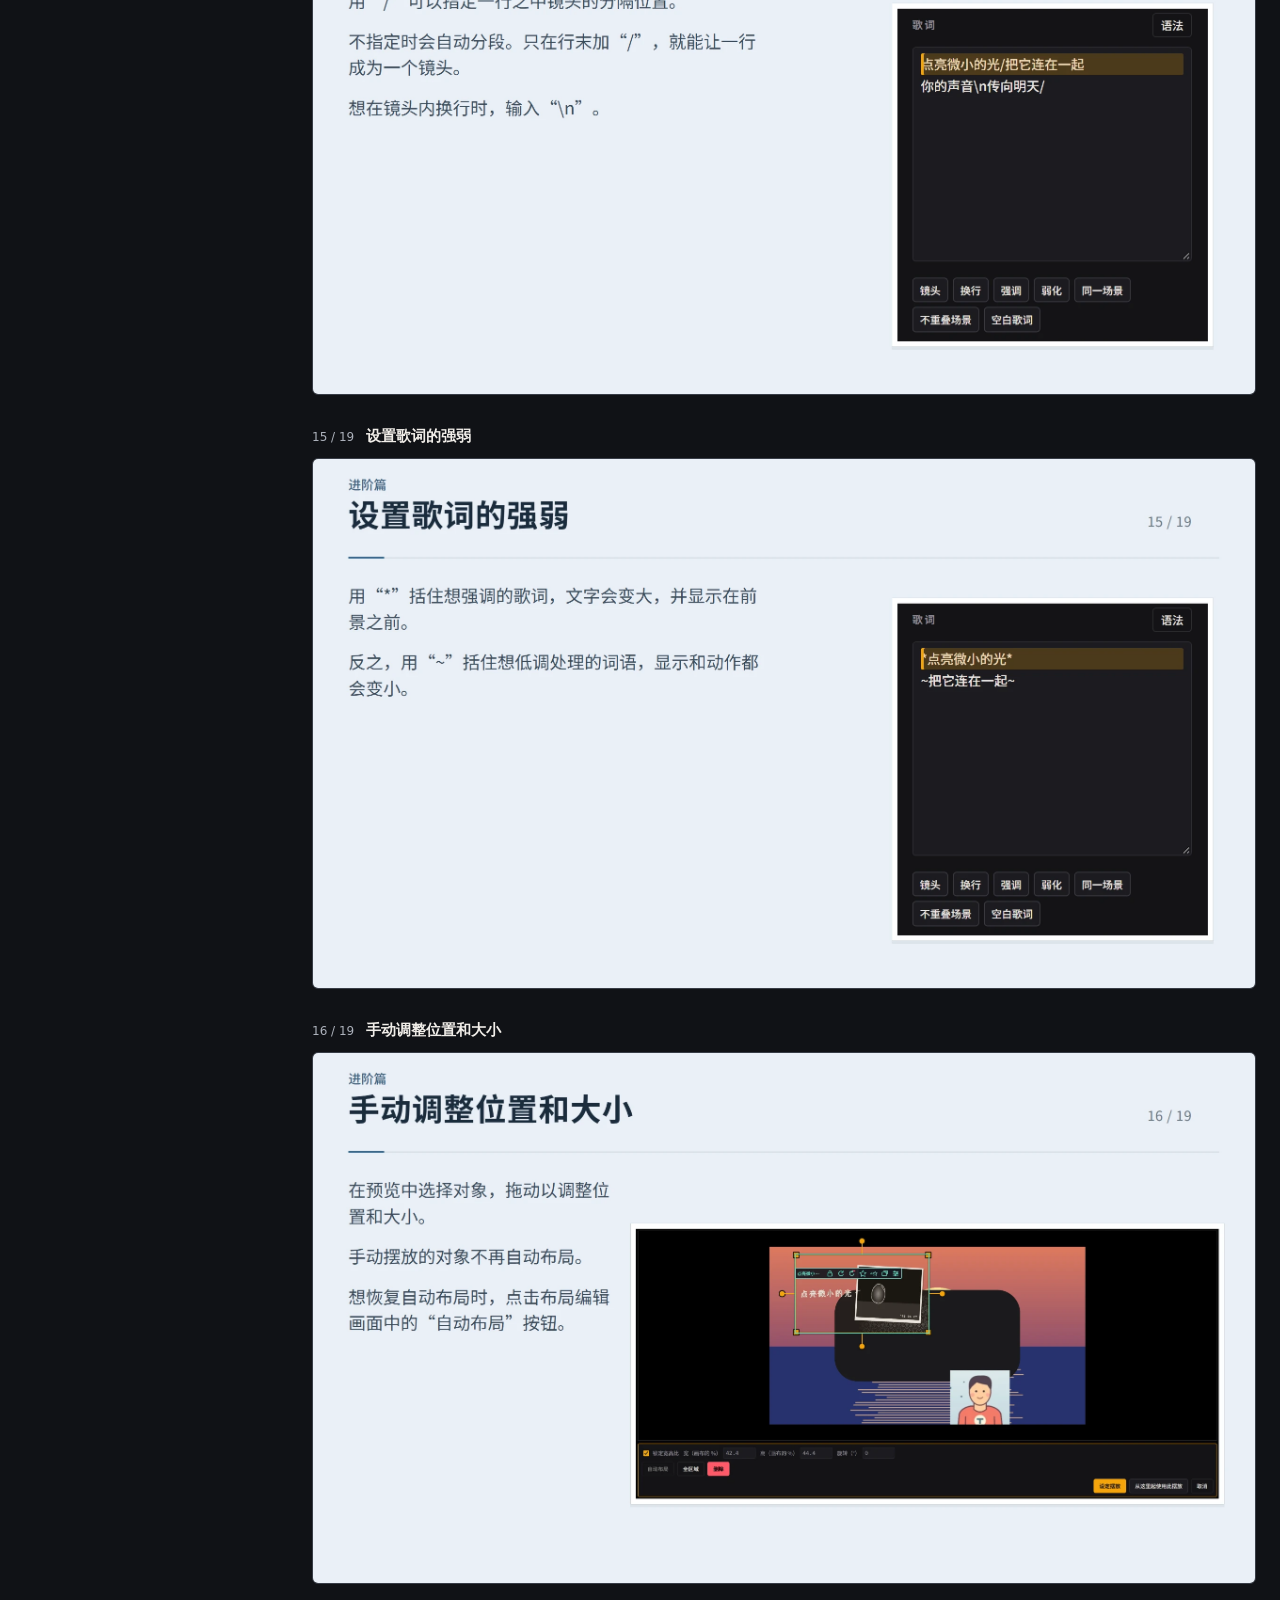
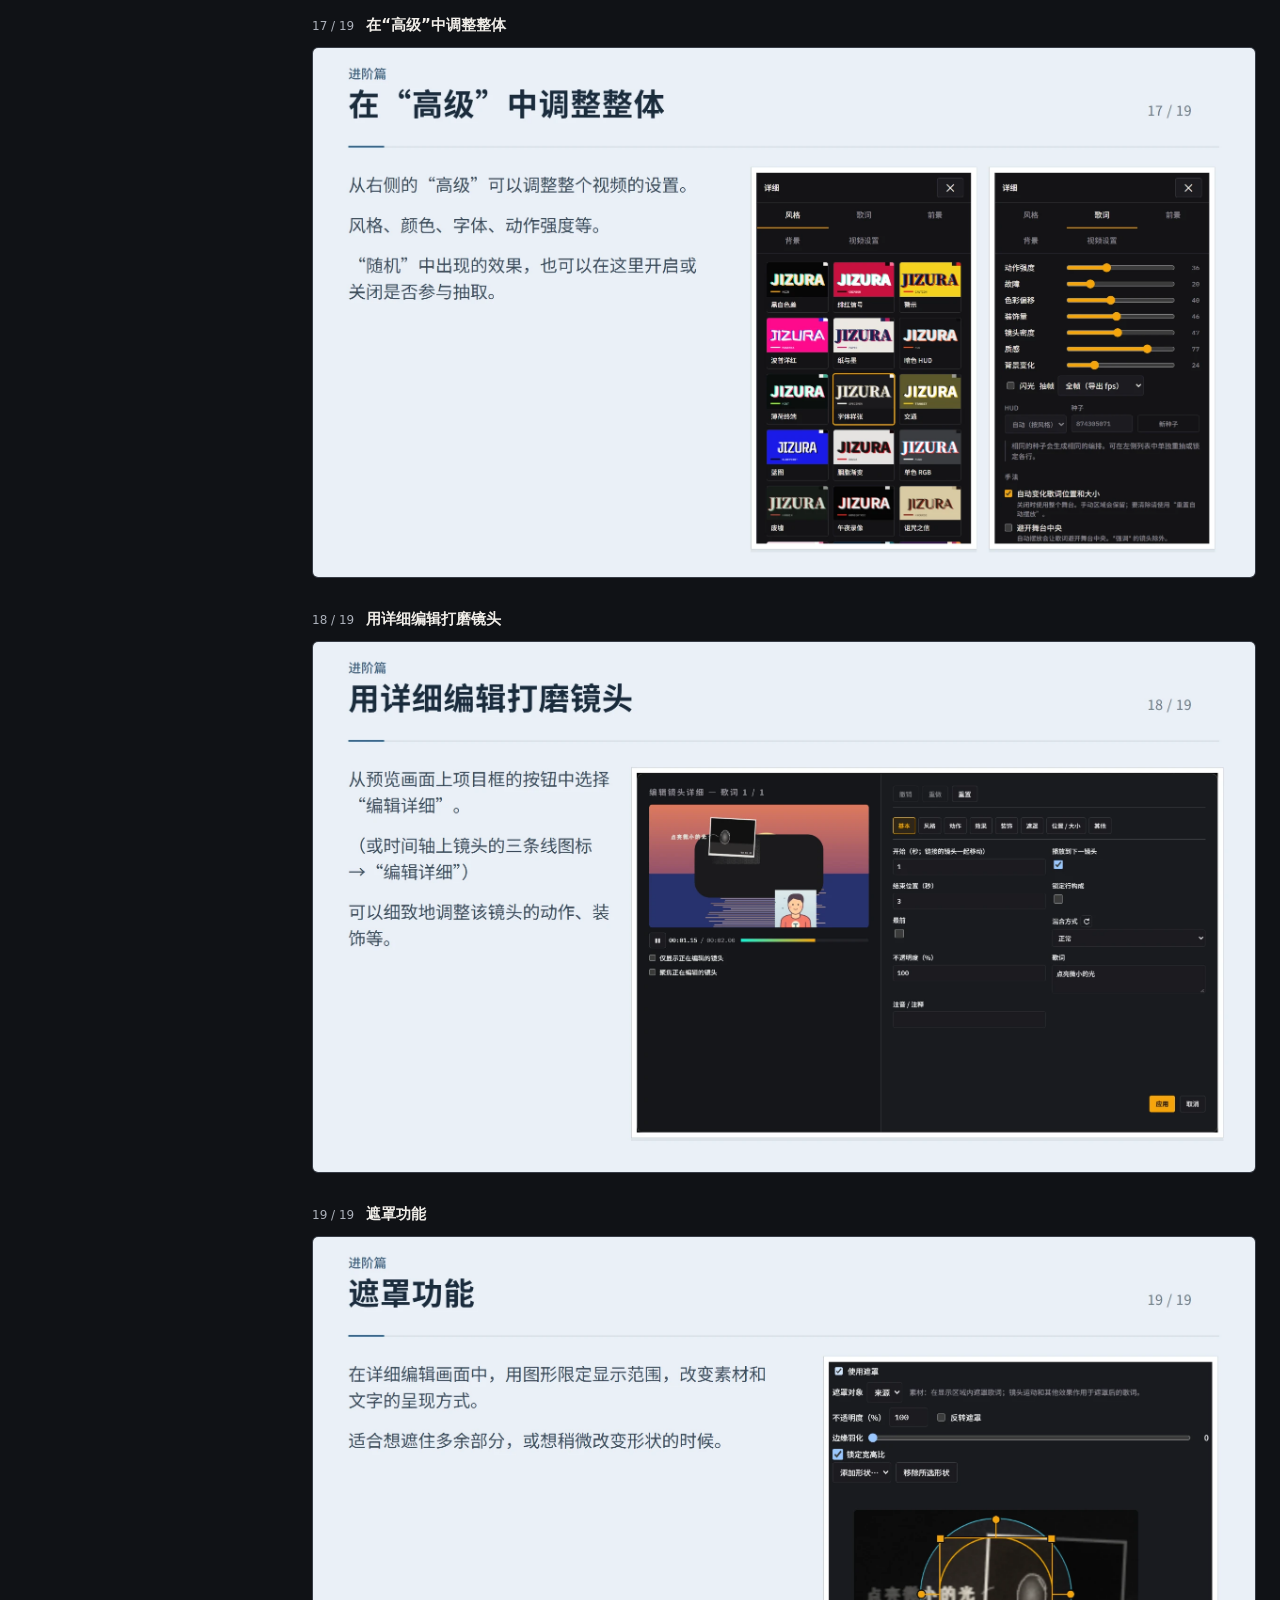
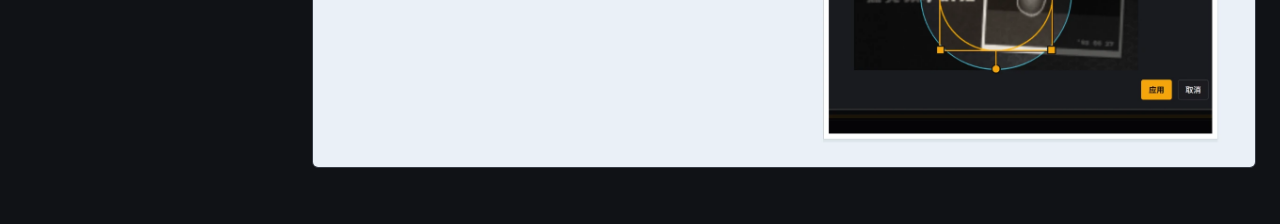
<file: manual/zh/index.html>
<!doctype html>
<html lang="zh-Hans"><head><meta charset="utf-8"><meta name="viewport" content="width=device-width,initial-scale=1"><title>字面一 JIZURA — 使用手册</title><meta name="description" content="字面一的使用方法。可从目录阅读共 19 页的手册。"><link rel="stylesheet" href="../reader.css"><script src="../reader.js" defer></script></head><body data-editor="../../zh/index.html">
<a href="#manualPages" class="skip-link">跳到正文</a>
<header class="reader-header"><div class="reader-brand"><h1>使用手册</h1><p>JIZURA ONE STOP EDITION</p></div><div class="reader-actions">
<button id="tocToggle" aria-expanded="false" aria-controls="manualToc" aria-label="打开目录">目录</button><div class="page-nav"><button id="previousPage">上一页</button><span id="pageCounter" class="page-counter" aria-live="polite">1 / 19</span><button id="nextPage">下一页</button></div>
<label><span>显示</span><select id="pageZoom" aria-label="显示倍率"><option value="1">100%</option><option value="1.5">150%</option><option value="2">200%</option><option value="3">300%</option><option value="4">400%</option></select></label>
<a href="JIZURA-manual.pdf" target="_blank" rel="noopener">以 PDF 打开</a><a id="editorLink" href="../../zh/index.html">返回字面一</a><button id="closeReader">关闭</button></div></header>
<div id="tocBackdrop" hidden></div><nav id="manualToc" class="reader-toc" aria-label="手册目录"><div class="toc-heading"><h2>目录</h2><button id="tocClose">关闭</button></div><ol><li><a href="#page-01"><span>01</span>新建项目</a></li>
<li><a href="#page-02"><span>02</span>选择视频氛围</a></li>
<li><a href="#page-03"><span>03</span>输入歌词</a></li>
<li><a href="#page-04"><span>04</span>导入歌曲或视频</a></li>
<li><a href="#page-05"><span>05</span>让歌词对上歌曲</a></li>
<li><a href="#page-06"><span>06</span>一键生成视频</a></li>
<li><a href="#page-07"><span>07</span>添加图片</a></li>
<li><a href="#page-08"><span>08</span>指定边缘裁切</a></li>
<li><a href="#page-09"><span>09</span>锁定满意的镜头</a></li>
<li><a href="#page-10"><span>10</span>只重新抽取这个镜头</a></li>
<li><a href="#page-11"><span>11</span>保存项目</a></li>
<li><a href="#page-12"><span>12</span>导出视频</a></li>
<li><a href="#page-13"><span>13</span>以下为进阶篇</a></li>
<li><a href="#page-14"><span>14</span>歌词的分段与换行</a></li>
<li><a href="#page-15"><span>15</span>设置歌词的强弱</a></li>
<li><a href="#page-16"><span>16</span>手动调整位置和大小</a></li>
<li><a href="#page-17"><span>17</span>在“高级”中调整整体</a></li>
<li><a href="#page-18"><span>18</span>用详细编辑打磨镜头</a></li>
<li><a href="#page-19"><span>19</span>遮罩功能</a></li></ol></nav>
<main id="manualPages" class="reader-pages" aria-label="手册页面"><p id="closeHint" hidden>关闭此标签页即可返回编辑界面。</p><figure lang="zh-Hans" class="manual-page" id="page-01" tabindex="-1" aria-labelledby="title-1"><figcaption id="title-1"><span>01 / 19</span>新建项目</figcaption><img src="pages/01.webp" width="2001" height="1125"  decoding="async" alt="手册第 1 页：新建项目"><p class="sr-only">新建项目
01 / 19
选择右上角的“项目”→“新建”。
选择画面比例后点击创建。
（如果有正在编辑的作品，请先用“保存”保存下来。）
</p></figure>
<figure lang="zh-Hans" class="manual-page" id="page-02" tabindex="-1" aria-labelledby="title-2"><figcaption id="title-2"><span>02 / 19</span>选择视频氛围</figcaption><img src="pages/02.webp" width="2001" height="1125"  decoding="async" alt="手册第 2 页：选择视频氛围"><p class="sr-only">选择视频氛围
02 / 19
“主题设置”会自动打开。选择歌曲的类型、氛围和想用的配色，然后点击应用。
</p></figure>
<figure lang="zh-Hans" class="manual-page" id="page-03" tabindex="-1" aria-labelledby="title-3"><figcaption id="title-3"><span>03 / 19</span>输入歌词</figcaption><img src="pages/03.webp" width="2001" height="1125" loading="lazy" decoding="async" alt="手册第 3 页：输入歌词"><p class="sr-only">输入歌词
03 / 19
在歌词输入框中逐行输入歌词。
基本上一行就是一个镜头。过长的歌词会被自动拆分。
（镜头 = 一段歌词）
想把多行歌词放进同一个场景时，用 { } 把它们括起来。
</p></figure>
<figure lang="zh-Hans" class="manual-page" id="page-04" tabindex="-1" aria-labelledby="title-4"><figcaption id="title-4"><span>04 / 19</span>导入歌曲或视频</figcaption><img src="pages/04.webp" width="2001" height="1125" loading="lazy" decoding="async" alt="手册第 4 页：导入歌曲或视频"><p class="sr-only">导入歌曲或视频
04 / 19
在歌词输入框下方的“导入音频 / 视频”中，选择要作为歌曲使用的文件。
</p></figure>
<figure lang="zh-Hans" class="manual-page" id="page-05" tabindex="-1" aria-labelledby="title-5"><figcaption id="title-5"><span>05 / 19</span>让歌词对上歌曲</figcaption><img src="pages/05.webp" width="2001" height="1125" loading="lazy" decoding="async" alt="手册第 5 页：让歌词对上歌曲"><p class="sr-only">让歌词对上歌曲
05 / 19
使用“点击同步”，让歌词的时机与歌曲对齐。
一边听歌，一边在想显示歌词的时刻点击按钮或按空格键。
细微的时机之后可以在时间轴上拖动镜头边界来调整。
</p></figure>
<figure lang="zh-Hans" class="manual-page" id="page-06" tabindex="-1" aria-labelledby="title-6"><figcaption id="title-6"><span>06 / 19</span>一键生成视频</figcaption><img src="pages/06.webp" width="2001" height="1125" loading="lazy" decoding="async" alt="手册第 6 页：一键生成视频"><p class="sr-only">一键生成视频
06 / 19
点击预览画面右下角的“随机”。
会根据主题自动生成配色、文字动画和布局。
想试试别的设定时，再点一次“随机”。
想保留配色等设定、只换一种编排时，使用“重新编排”。
</p></figure>
<figure lang="zh-Hans" class="manual-page" id="page-07" tabindex="-1" aria-labelledby="title-7"><figcaption id="title-7"><span>07 / 19</span>添加图片</figcaption><img src="pages/07.webp" width="2001" height="1125" loading="lazy" decoding="async" alt="手册第 7 页：添加图片"><p class="sr-only">添加图片
07 / 19
在“背景”或“前景”中点击“添加”导入图片。
在时间轴上指定插入位置，或用“按歌词插入镜头”一次性放置。
插入时间轴后，再用“随机”或“重新编排”尝试不同构成。
（背景显示在歌词后方，前景显示在歌词前方。）
</p></figure>
<figure lang="zh-Hans" class="manual-page" id="page-08" tabindex="-1" aria-labelledby="title-8"><figcaption id="title-8"><span>08 / 19</span>指定边缘裁切</figcaption><img src="pages/08.webp" width="2001" height="1125" loading="lazy" decoding="async" alt="手册第 8 页：指定边缘裁切"><p class="sr-only">指定边缘裁切
08 / 19
可以为图片指定被裁切的边。
指定为裁切的边在自动布局时会被放到画面外。
示例）只有上半身的角色图 → 把“下”指定为裁切边
</p></figure>
<figure lang="zh-Hans" class="manual-page" id="page-09" tabindex="-1" aria-labelledby="title-9"><figcaption id="title-9"><span>09 / 19</span>锁定满意的镜头</figcaption><img src="pages/09.webp" width="2001" height="1125" loading="lazy" decoding="async" alt="手册第 9 页：锁定满意的镜头"><p class="sr-only">锁定满意的镜头
09 / 19
想保留的镜头，请开启锁定。
（在时间轴上该镜头的三条线图标中，或在编辑模式的预览画面上操作）
锁定的镜头不会被“随机”和“重新编排”改变。
</p></figure>
<figure lang="zh-Hans" class="manual-page" id="page-10" tabindex="-1" aria-labelledby="title-10"><figcaption id="title-10"><span>10 / 19</span>只重新抽取这个镜头</figcaption><img src="pages/10.webp" width="2001" height="1125" loading="lazy" decoding="async" alt="手册第 10 页：只重新抽取这个镜头"><p class="sr-only">只重新抽取这个镜头
10 / 19
只想改变某一个镜头时，使用单个镜头的“随机”。
如果不希望某个效果在其他镜头中出现，可以用“停用当前效果并随机”把它从设置中排除后再抽取。
</p></figure>
<figure lang="zh-Hans" class="manual-page" id="page-11" tabindex="-1" aria-labelledby="title-11"><figcaption id="title-11"><span>11 / 19</span>保存项目</figcaption><img src="pages/11.webp" width="2001" height="1125" loading="lazy" decoding="async" alt="手册第 11 页：保存项目"><p class="sr-only">保存项目
11 / 19
选择右上角的“项目”→“保存”。
会保存为 .jizuraichi 文件。
想接着编辑时，用“项目”→“打开”选择保存的文件。
</p></figure>
<figure lang="zh-Hans" class="manual-page" id="page-12" tabindex="-1" aria-labelledby="title-12"><figcaption id="title-12"><span>12 / 19</span>导出视频</figcaption><img src="pages/12.webp" width="2001" height="1125" loading="lazy" decoding="async" alt="手册第 12 页：导出视频"><p class="sr-only">导出视频
12 / 19
选择右上角的“导出”→“导出 MP4”。
设置文件名、画面比例、分辨率、fps 和画质后导出。
在完成前请保持标签页打开，完成后检查保存的视频。
</p></figure>
<figure lang="zh-Hans" class="manual-page" id="page-13" tabindex="-1" aria-labelledby="title-13"><figcaption id="title-13"><span>13 / 19</span>以下为进阶篇</figcaption><img src="pages/13.webp" width="2001" height="1125" loading="lazy" decoding="async" alt="手册第 13 页：以下为进阶篇"><p class="sr-only">以下为进阶篇
13 / 19
</p></figure>
<figure lang="zh-Hans" class="manual-page" id="page-14" tabindex="-1" aria-labelledby="title-14"><figcaption id="title-14"><span>14 / 19</span>歌词的分段与换行</figcaption><img src="pages/14.webp" width="2001" height="1125" loading="lazy" decoding="async" alt="手册第 14 页：歌词的分段与换行"><p class="sr-only">进阶篇
歌词的分段与换行
14 / 19
用“/”可以指定一行之中镜头的分隔位置。
不指定时会自动分段。只在行末加“/”，就能让一行成为一个镜头。
想在镜头内换行时，输入“\n”。
</p></figure>
<figure lang="zh-Hans" class="manual-page" id="page-15" tabindex="-1" aria-labelledby="title-15"><figcaption id="title-15"><span>15 / 19</span>设置歌词的强弱</figcaption><img src="pages/15.webp" width="2001" height="1125" loading="lazy" decoding="async" alt="手册第 15 页：设置歌词的强弱"><p class="sr-only">进阶篇
设置歌词的强弱
15 / 19
用“*”括住想强调的歌词，文字会变大，并显示在前景之前。
反之，用“~”括住想低调处理的词语，显示和动作都会变小。
</p></figure>
<figure lang="zh-Hans" class="manual-page" id="page-16" tabindex="-1" aria-labelledby="title-16"><figcaption id="title-16"><span>16 / 19</span>手动调整位置和大小</figcaption><img src="pages/16.webp" width="2001" height="1125" loading="lazy" decoding="async" alt="手册第 16 页：手动调整位置和大小"><p class="sr-only">进阶篇
手动调整位置和大小
16 / 19
在预览中选择对象，拖动以调整位置和大小。
手动摆放的对象不再自动布局。
想恢复自动布局时，点击布局编辑画面中的“自动布局”按钮。
</p></figure>
<figure lang="zh-Hans" class="manual-page" id="page-17" tabindex="-1" aria-labelledby="title-17"><figcaption id="title-17"><span>17 / 19</span>在“高级”中调整整体</figcaption><img src="pages/17.webp" width="2001" height="1125" loading="lazy" decoding="async" alt="手册第 17 页：在“高级”中调整整体"><p class="sr-only">进阶篇
在“高级”中调整整体
17 / 19
从右侧的“高级”可以调整整个视频的设置。
风格、颜色、字体、动作强度等。
“随机”中出现的效果，也可以在这里开启或关闭是否参与抽取。
</p></figure>
<figure lang="zh-Hans" class="manual-page" id="page-18" tabindex="-1" aria-labelledby="title-18"><figcaption id="title-18"><span>18 / 19</span>用详细编辑打磨镜头</figcaption><img src="pages/18.webp" width="2001" height="1125" loading="lazy" decoding="async" alt="手册第 18 页：用详细编辑打磨镜头"><p class="sr-only">进阶篇
用详细编辑打磨镜头
18 / 19
从预览画面上项目框的按钮中选择“编辑详细”。
（或时间轴上镜头的三条线图标 →“编辑详细”）
可以细致地调整该镜头的动作、装饰等。
</p></figure>
<figure lang="zh-Hans" class="manual-page" id="page-19" tabindex="-1" aria-labelledby="title-19"><figcaption id="title-19"><span>19 / 19</span>遮罩功能</figcaption><img src="pages/19.webp" width="2001" height="1125" loading="lazy" decoding="async" alt="手册第 19 页：遮罩功能"><p class="sr-only">进阶篇
遮罩功能
19 / 19
在详细编辑画面中，用图形限定显示范围，改变素材和文字的呈现方式。
适合想遮住多余部分，或想稍微改变形状的时候。
</p></figure>
</main></body></html>
</file>
<file: manual/reader.css>
:root{color-scheme:dark;--ink:#101216;--panel:#1a1d23;--line:#383d47;--text:#f0ede8;--muted:#acb1bb;--accent:#f5a50c;--header-height:82px;--page-zoom:1;font-family:"Yu Gothic UI",Meiryo,system-ui,sans-serif}*{box-sizing:border-box}body{margin:0;background:var(--ink);color:var(--text)}button,a,select{font:inherit}button,select,.reader-actions a{min-height:40px;padding:8px 12px;border:1px solid var(--line);border-radius:6px;color:var(--text);background:var(--panel);text-decoration:none}button,a,select{touch-action:manipulation}button{cursor:pointer}button:hover,.reader-actions a:hover{border-color:var(--accent)}button:disabled{opacity:.4;cursor:default}:focus-visible{outline:2px solid var(--accent);outline-offset:3px}[hidden]{display:none!important}.reader-header{position:sticky;top:0;z-index:20;display:flex;flex-wrap:wrap;align-items:center;gap:12px 24px;padding:16px 24px;border-bottom:1px solid var(--line);background:var(--ink)}.reader-brand{flex:1;min-width:200px}.reader-brand h1{margin:0;font-size:20px;font-weight:650}.reader-brand p{margin:4px 0 0;color:var(--muted);font-size:12px;letter-spacing:.12em}.reader-actions{display:flex;gap:8px;align-items:center;flex-wrap:wrap;font-size:13px}.reader-actions label{display:flex;align-items:center;gap:6px}.page-counter{min-width:65px;text-align:center;font-variant-numeric:tabular-nums}#tocToggle,#tocClose{display:none}.reader-toc{position:fixed;top:var(--header-height);bottom:0;left:0;width:288px;padding:22px 14px;overflow-y:auto;overscroll-behavior:contain;background:var(--panel);border-right:1px solid var(--line);z-index:15}.toc-heading{display:flex;align-items:center;justify-content:space-between;padding:0 12px 14px}.toc-heading h2{font-size:14px;margin:0}.reader-toc ol{list-style:none;padding:0;margin:0}.reader-toc a{display:flex;align-items:baseline;gap:12px;min-height:42px;padding:10px 12px;color:var(--muted);text-decoration:none;border-radius:5px;font-size:13px;line-height:1.45}.reader-toc a span{font-size:11px;color:var(--muted);font-variant-numeric:tabular-nums}.reader-toc a:hover{background:#272c35;color:var(--text)}.reader-toc a[aria-current=page]{background:#34312a;color:var(--text);box-shadow:inset 3px 0 var(--accent)}.reader-pages{margin-left:288px;padding:24px;overflow-x:auto;min-width:0}.manual-page{margin:0 0 32px;width:calc(100% * var(--page-zoom));scroll-margin-top:calc(var(--header-height) + 16px)}.manual-page figcaption{display:flex;gap:12px;align-items:baseline;padding:0 0 12px;font-size:15px;font-weight:600}.manual-page figcaption span{color:var(--muted);font-size:12px;font-weight:400}.manual-page img{display:block;width:100%;height:auto;background:#ececec;border:1px solid var(--line);border-radius:6px}.sr-only{position:absolute;width:1px;height:1px;overflow:hidden;clip-path:inset(50%);white-space:pre-wrap}.reader-footer{color:var(--muted);font-size:12px;text-align:center;margin:24px 0}.reader-footer a{color:var(--text)}#tocBackdrop{position:fixed;inset:var(--header-height) 0 0;background:#0009;z-index:25}#closeHint{margin:0 0 12px;padding:12px;border:1px solid var(--line)}.skip-link{position:fixed;top:-100px;left:16px;z-index:50;padding:12px;background:var(--accent);color:#111}.skip-link:focus{top:8px}
.page-nav{display:flex;gap:8px;align-items:center}
@media(max-width:850px){.reader-header{padding:12px;gap:12px}.reader-brand{min-width:150px}.reader-brand h1{font-size:18px}.reader-actions{width:100%;gap:6px}.reader-actions button,.reader-actions a,.reader-actions select{padding:7px 9px}.reader-actions .page-nav{gap:6px}#tocToggle,#tocClose{display:inline-block}.reader-toc{display:none;width:min(320px,calc(100vw - 36px));z-index:30}.reader-toc.is-open{display:block}.reader-pages{margin-left:0;padding:16px 10px}.manual-page{margin-bottom:24px}.manual-page figcaption{font-size:13px}.reader-footer{line-height:1.8}body.toc-open{overflow:hidden}}
</file>
